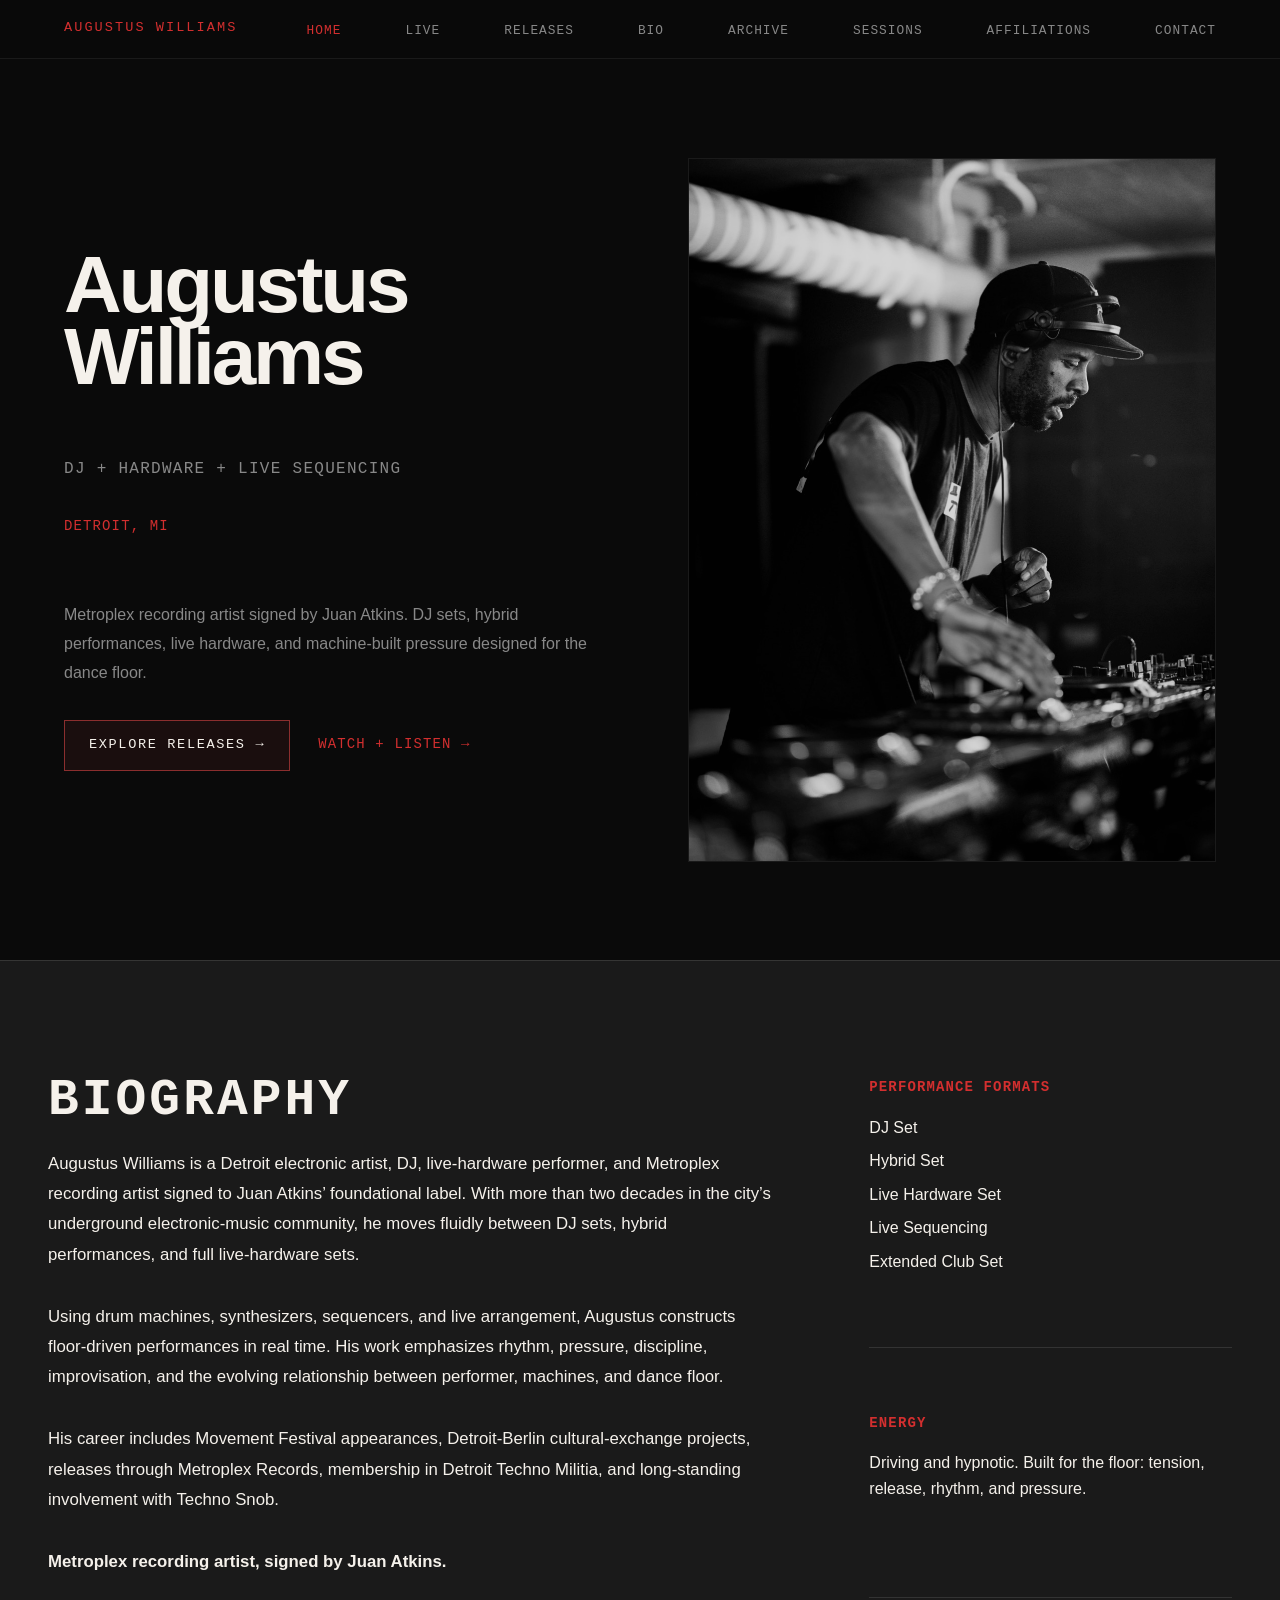
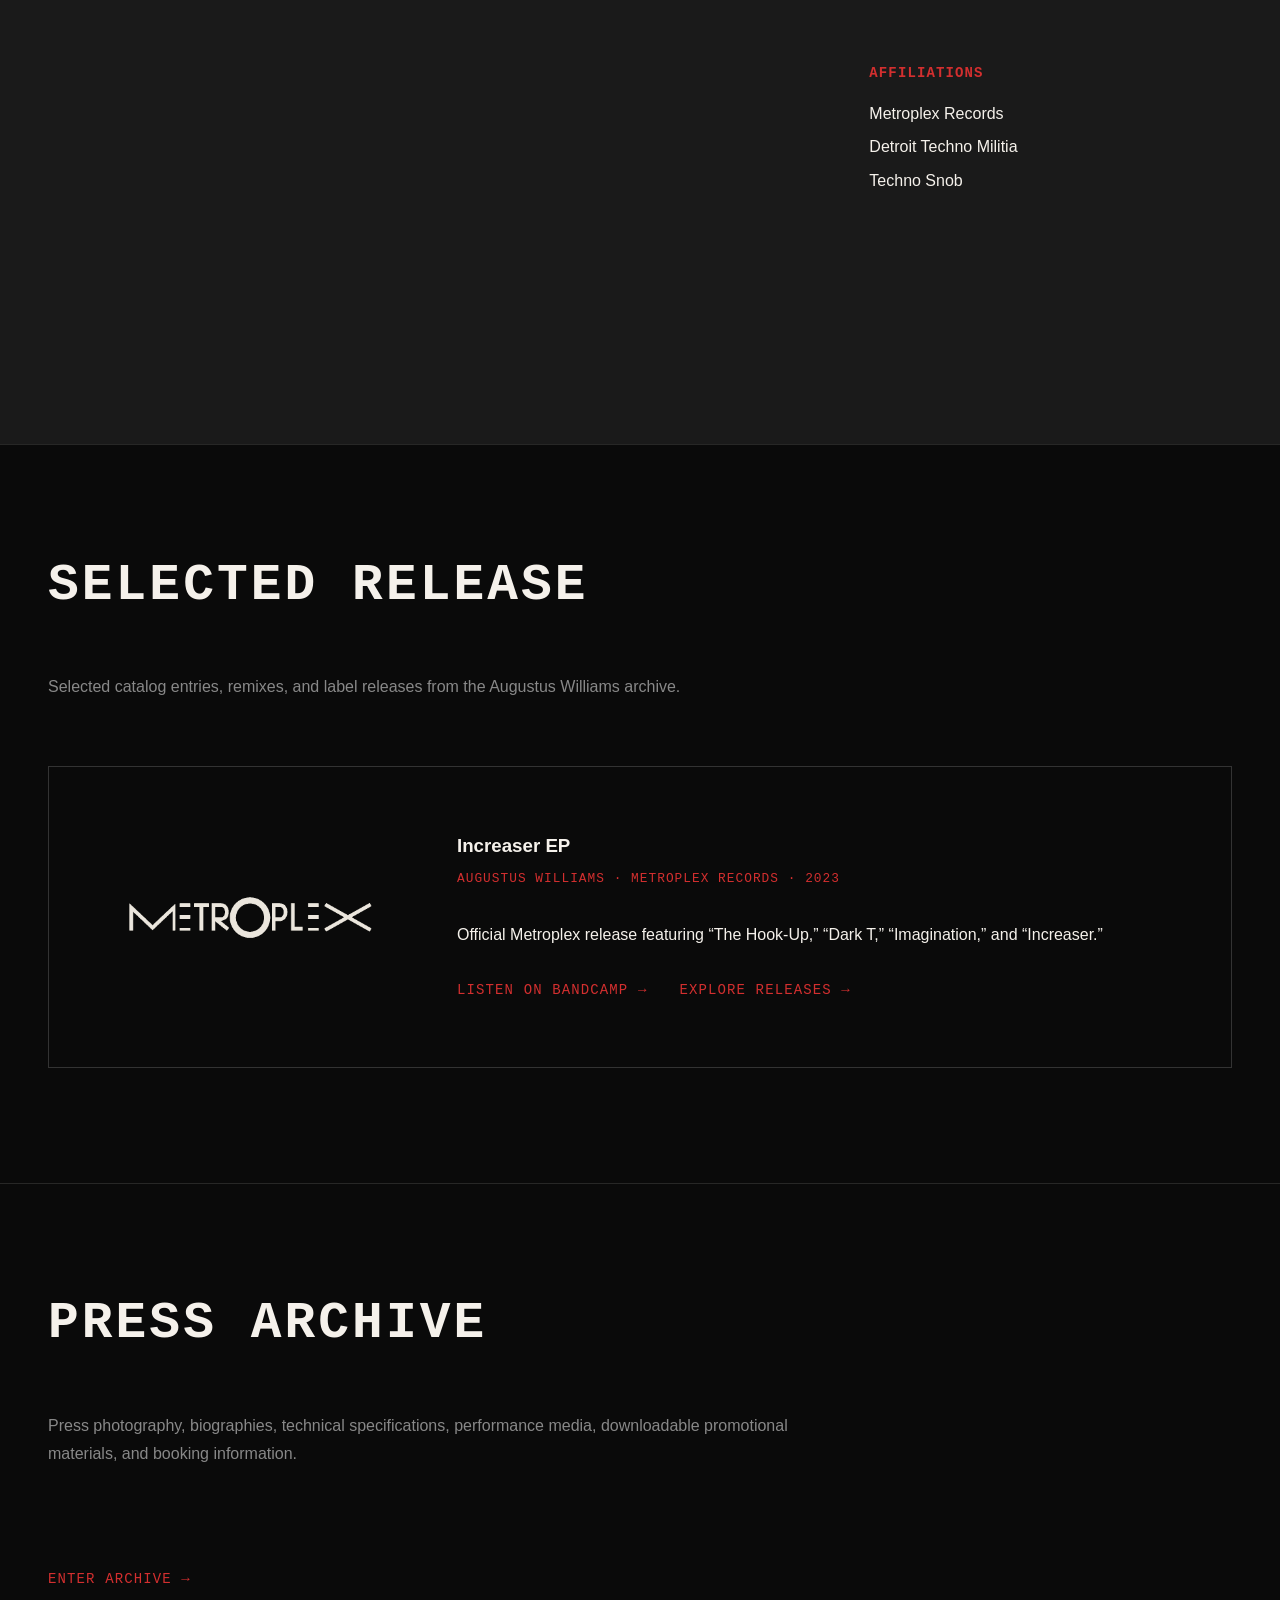
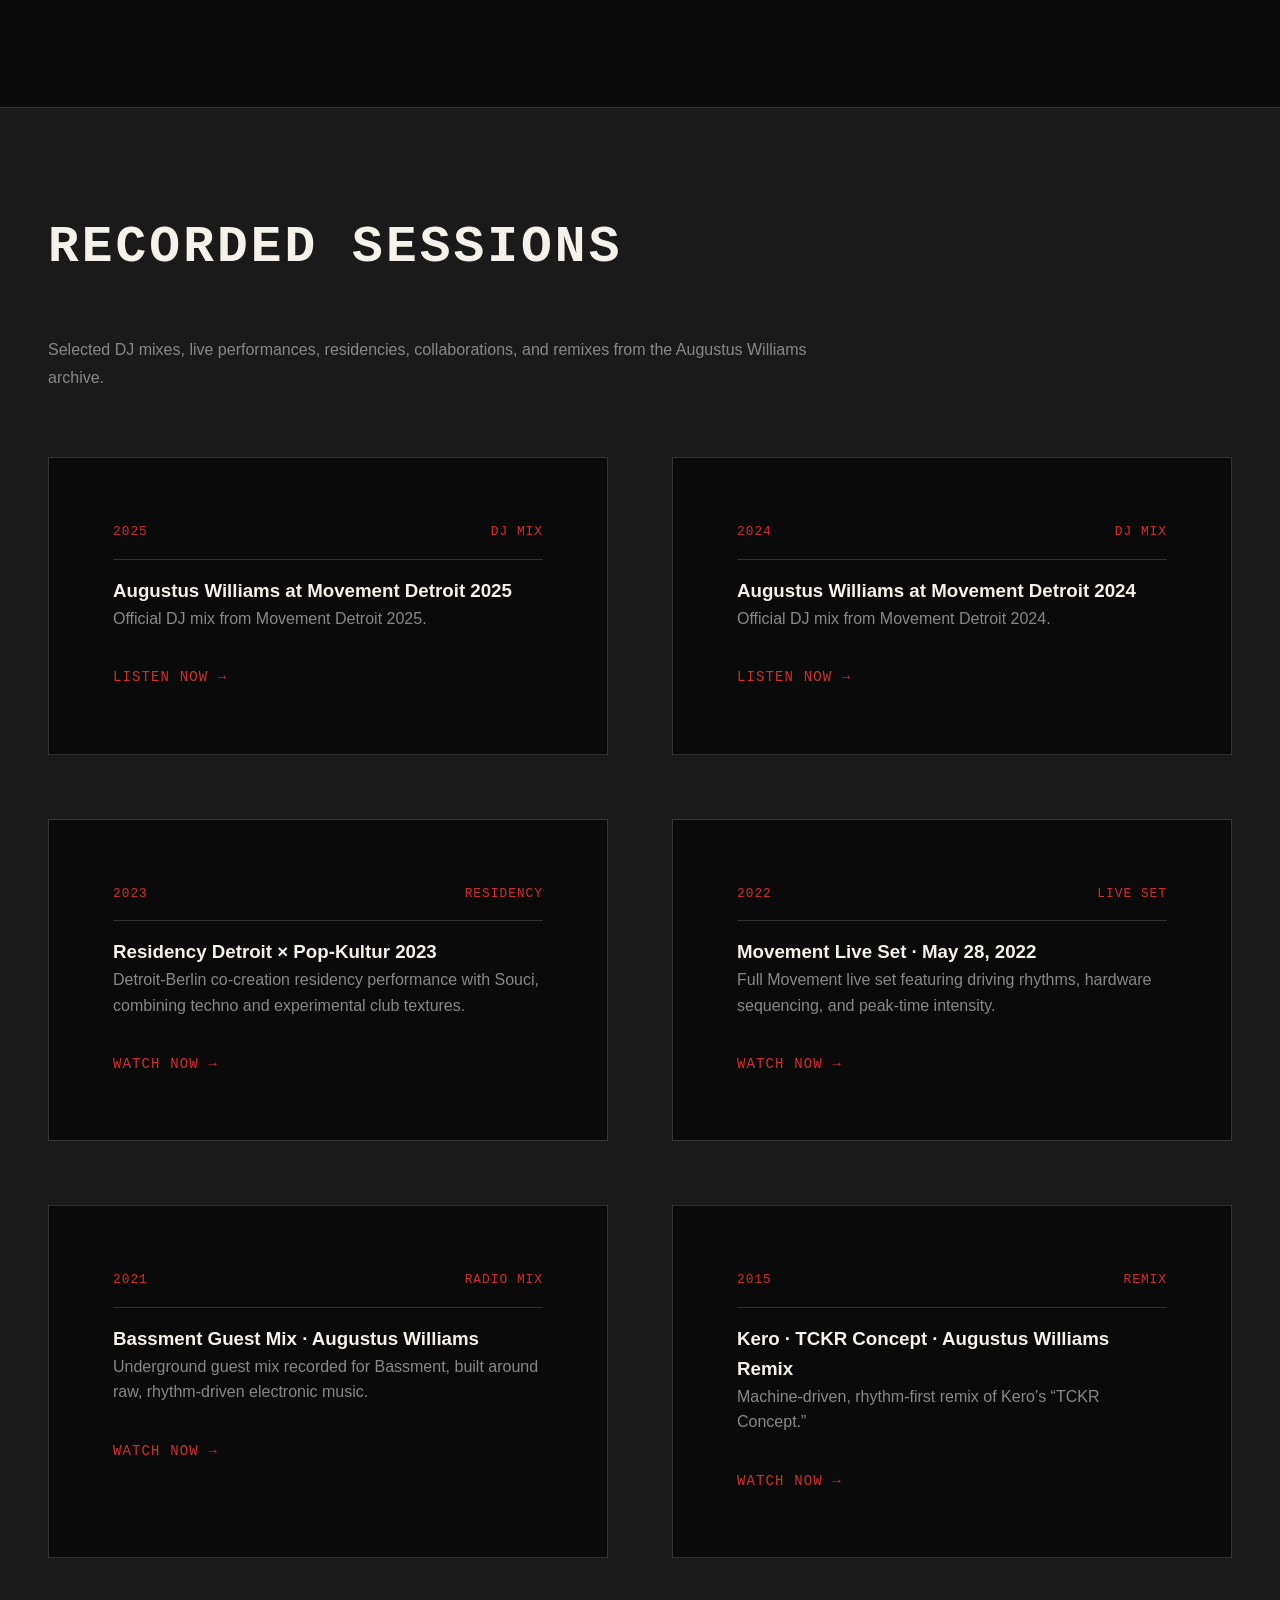
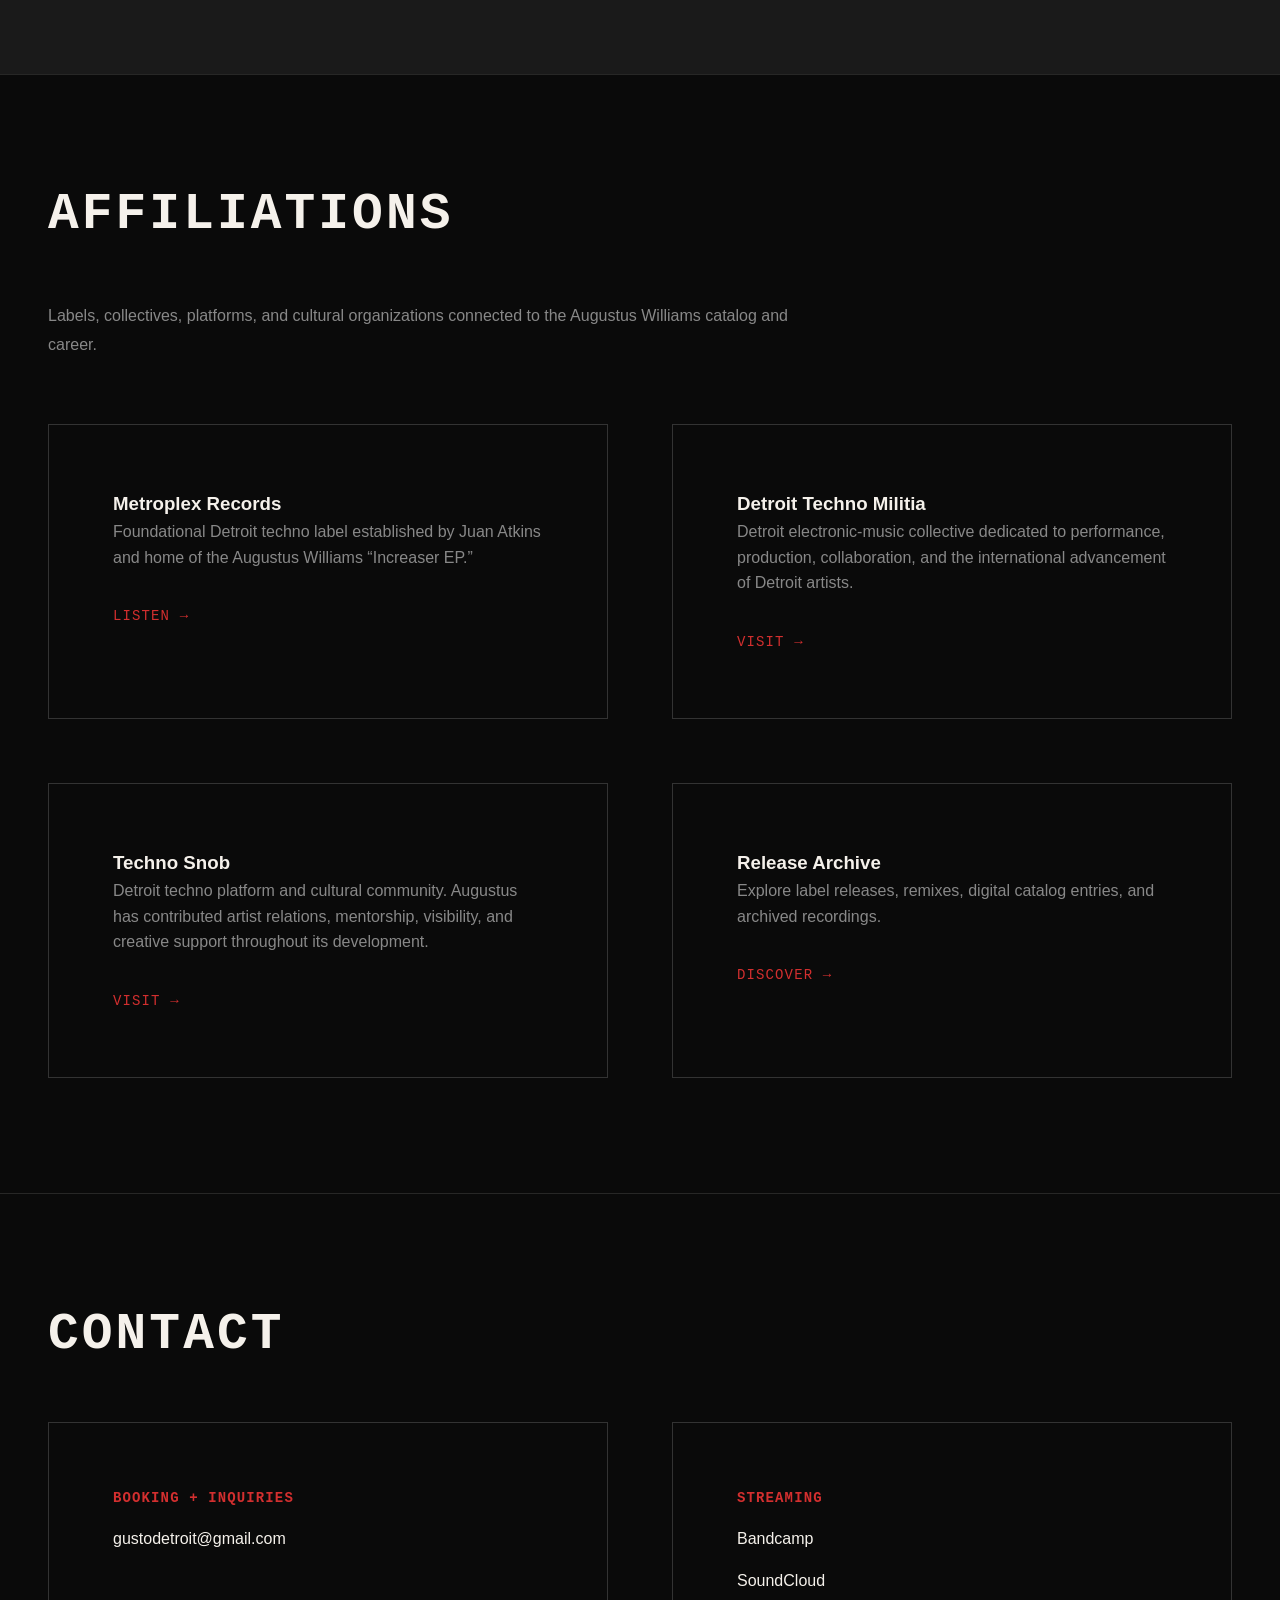
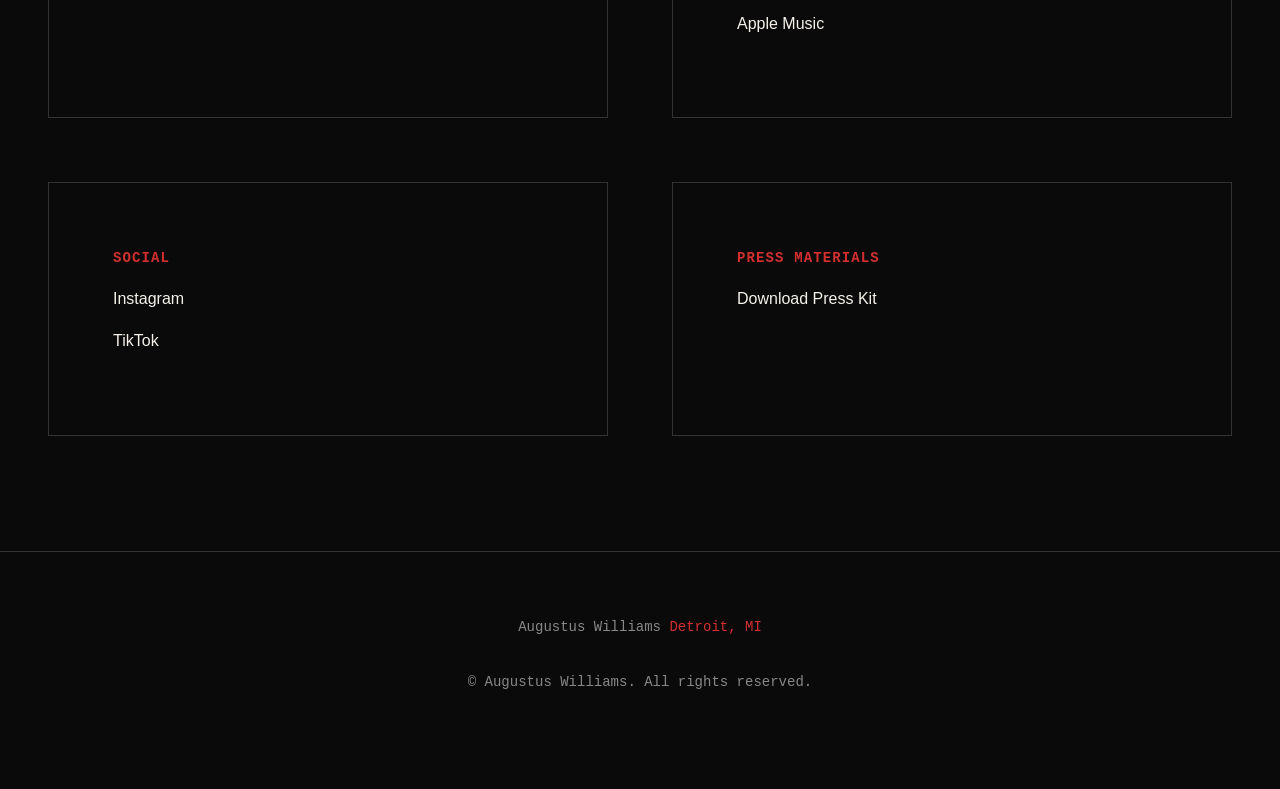
<file: index.html>
<!DOCTYPE html>
<html lang="en">
<head>
    <meta charset="UTF-8" />
    <meta name="viewport" content="width=device-width, initial-scale=1.0" />

    <title>Augustus Williams — Detroit Electronic Artist</title>

    <meta
        name="description"
        content="Augustus Williams is a Detroit electronic artist, DJ, live-hardware performer, and Metroplex recording artist."
    />

    <link rel="apple-touch-icon" sizes="180x180" href="apple-touch-icon.png" />
    <link rel="icon" type="image/png" sizes="32x32" href="favicon-32x32.png" />
    <link rel="icon" type="image/png" sizes="16x16" href="favicon-16x16.png" />
    <link rel="manifest" href="site.webmanifest" />

    <meta name="theme-color" content="#000000" />

    <link rel="stylesheet" href="styles.css" />

    <style>
        /*
         * Hero CTA spacing
         * Included here so the buttons remain properly spaced
         * even if the existing styles.css contains older rules.
         */

        .hero-cta {
            display: flex;
            flex-wrap: wrap;
            align-items: center;
            gap: 1.75rem;
            margin-top: 2rem;
        }

        .hero-cta .signal-button,
        .hero-cta .archive-link {
            margin: 0;
        }

        @media (max-width: 640px) {
            .hero-cta {
                align-items: flex-start;
                flex-direction: column;
                gap: 1rem;
            }
        }
    </style>
</head>

<body>
    <nav class="nav" aria-label="Primary navigation">
        <div class="nav-container">
            <a href="index.html" class="nav-logo">
                Augustus Williams
            </a>

            <ul class="nav-links">
                <li>
                    <a href="index.html" aria-current="page">Home</a>
                </li>

                <li>
                    <a href="shows.html">Live</a>
                </li>

                <li>
                    <a href="releases.html">Releases</a>
                </li>

                <li>
                    <a href="#about">Bio</a>
                </li>

                <li>
                    <a href="#archive">Archive</a>
                </li>

                <li>
                    <a href="#sessions">Sessions</a>
                </li>

                <li>
                    <a href="#signals">Affiliations</a>
                </li>

                <li>
                    <a href="#contact">Contact</a>
                </li>
            </ul>
        </div>
    </nav>

    <main>
        <!-- ======================================================
             HERO
             ====================================================== -->

        <section class="hero">
            <div class="hero-content">
                <h1 class="hero-title">
                    <span class="hero-name">
                        Augustus Williams
                    </span>
                </h1>

                <p class="hero-subtitle">
                    DJ + Hardware + Live Sequencing
                </p>

                <div class="hero-location">
                    Detroit, MI
                </div>

                <p class="hero-copy">
                    Metroplex recording artist signed by Juan Atkins.
                    DJ sets, hybrid performances, live hardware, and
                    machine-built pressure designed for the dance floor.
                </p>

                <div class="hero-cta">
                    <a
                        href="releases.html"
                        class="signal-button"
                    >
                        Explore Releases →
                    </a>

                    <a
                        href="#sessions"
                        class="archive-link"
                    >
                        Watch + Listen →
                    </a>
                </div>
            </div>

            <div class="hero-image">
                <img
                    src="assets/hero.jpg"
                    alt="Augustus Williams performing electronic music"
                />
            </div>
        </section>

        <!-- ======================================================
             BIOGRAPHY
             ====================================================== -->

        <section id="about" class="about">
            <div class="about-grid">
                <div class="about-text">
                    <h2 class="section-title">
                        Biography
                    </h2>

                    <p>
                        Augustus Williams is a Detroit electronic artist,
                        DJ, live-hardware performer, and Metroplex recording
                        artist signed to Juan Atkins’ foundational label.
                        With more than two decades in the city’s underground
                        electronic-music community, he moves fluidly between
                        DJ sets, hybrid performances, and full live-hardware
                        sets.
                    </p>

                    <p>
                        Using drum machines, synthesizers, sequencers, and
                        live arrangement, Augustus constructs floor-driven
                        performances in real time. His work emphasizes rhythm,
                        pressure, discipline, improvisation, and the evolving
                        relationship between performer, machines, and dance
                        floor.
                    </p>

                    <p>
                        His career includes Movement Festival appearances,
                        Detroit-Berlin cultural-exchange projects, releases
                        through Metroplex Records, membership in Detroit
                        Techno Militia, and long-standing involvement with
                        Techno Snob.
                    </p>

                    <p>
                        <strong>
                            Metroplex recording artist, signed by Juan Atkins.
                        </strong>
                    </p>
                </div>

                <div class="about-meta">
                    <div class="meta-block">
                        <h3>Performance Formats</h3>

                        <ul>
                            <li>DJ Set</li>
                            <li>Hybrid Set</li>
                            <li>Live Hardware Set</li>
                            <li>Live Sequencing</li>
                            <li>Extended Club Set</li>
                        </ul>
                    </div>

                    <div class="meta-block">
                        <h3>Energy</h3>

                        <p>
                            Driving and hypnotic. Built for the floor:
                            tension, release, rhythm, and pressure.
                        </p>
                    </div>

                    <div class="meta-block">
                        <h3>Affiliations</h3>

                        <ul>
                            <li>Metroplex Records</li>
                            <li>Detroit Techno Militia</li>
                            <li>Techno Snob</li>
                        </ul>
                    </div>
                </div>
            </div>
        </section>

        <!-- ======================================================
             SELECTED RELEASE
             ====================================================== -->

        <section class="releases">
            <h2 class="section-title">
                Selected Release
            </h2>

            <p class="section-copy">
                Selected catalog entries, remixes, and label releases
                from the Augustus Williams archive.
            </p>

            <div class="release-feature-card metroplex-release-card">
                <div class="release-logo-block">
                    <img
                        src="assets/metroplex_logo_offwhite_transparent.png"
                        alt="Metroplex Records logo"
                        class="metroplex-logo"
                    />
                </div>

                <div class="release-copy-block">
                    <h3>Increaser EP</h3>

                    <p class="release-meta">
                        Augustus Williams · Metroplex Records · 2023
                    </p>

                    <p>
                        Official Metroplex release featuring
                        “The Hook-Up,” “Dark T,” “Imagination,”
                        and “Increaser.”
                    </p>

                    <div class="release-actions">
                        <a
                            href="https://metroplexrecords.bandcamp.com/album/increaser-ep"
                            class="release-link"
                            target="_blank"
                            rel="noreferrer noopener"
                        >
                            Listen on Bandcamp →
                        </a>

                        <a
                            href="releases.html"
                            class="release-link"
                        >
                            Explore Releases →
                        </a>
                    </div>
                </div>
            </div>
        </section>

        <!-- ======================================================
             PRESS ARCHIVE
             ====================================================== -->

        <section id="archive" class="archive">
            <h2 class="section-title">
                Press Archive
            </h2>

            <p class="section-copy">
                Press photography, biographies, technical specifications,
                performance media, downloadable promotional materials,
                and booking information.
            </p>

            <div class="archive-portal">
                <a
                    href="https://drive.google.com/drive/folders/1sUpPDtW-M7jzXUWhLpzLHjWbYxRapx0u?usp=sharing"
                    class="archive-link"
                    target="_blank"
                    rel="noreferrer noopener"
                >
                    Enter Archive →
                </a>
            </div>
        </section>

        <!-- ======================================================
             RECORDED SESSIONS
             ====================================================== -->

        <section id="sessions" class="sessions">
            <h2 class="section-title">
                Recorded Sessions
            </h2>

            <p class="section-copy">
                Selected DJ mixes, live performances, residencies,
                collaborations, and remixes from the Augustus Williams archive.
            </p>

            <div class="sessions-grid">
                <article class="session-card">
                    <div class="session-header">
                        <span class="session-date">2025</span>
                        <span class="session-format">DJ Mix</span>
                    </div>

                    <h3>
                        Augustus Williams at Movement Detroit 2025
                    </h3>

                    <p>
                        Official DJ mix from Movement Detroit 2025.
                    </p>

                    <a
                        href="https://music.apple.com/us/album/augustus-williams-at-movement-detroit-2025-dj-mix/1829935543"
                        class="session-link"
                        target="_blank"
                        rel="noreferrer noopener"
                    >
                        Listen Now →
                    </a>
                </article>

                <article class="session-card">
                    <div class="session-header">
                        <span class="session-date">2024</span>
                        <span class="session-format">DJ Mix</span>
                    </div>

                    <h3>
                        Augustus Williams at Movement Detroit 2024
                    </h3>

                    <p>
                        Official DJ mix from Movement Detroit 2024.
                    </p>

                    <a
                        href="https://music.apple.com/us/album/augustus-williams-at-movement-detroit-2024-dj-mix/1759039893"
                        class="session-link"
                        target="_blank"
                        rel="noreferrer noopener"
                    >
                        Listen Now →
                    </a>
                </article>

                <article class="session-card">
                    <div class="session-header">
                        <span class="session-date">2023</span>
                        <span class="session-format">Residency</span>
                    </div>

                    <h3>
                        Residency Detroit × Pop-Kultur 2023
                    </h3>

                    <p>
                        Detroit-Berlin co-creation residency performance
                        with Souci, combining techno and experimental
                        club textures.
                    </p>

                    <a
                        href="https://www.youtube.com/watch?v=lqdGTLOE93k"
                        class="session-link"
                        target="_blank"
                        rel="noreferrer noopener"
                    >
                        Watch Now →
                    </a>
                </article>

                <article class="session-card">
                    <div class="session-header">
                        <span class="session-date">2022</span>
                        <span class="session-format">Live Set</span>
                    </div>

                    <h3>
                        Movement Live Set · May 28, 2022
                    </h3>

                    <p>
                        Full Movement live set featuring driving rhythms,
                        hardware sequencing, and peak-time intensity.
                    </p>

                    <a
                        href="https://www.youtube.com/watch?v=hjvjkr8fNIA"
                        class="session-link"
                        target="_blank"
                        rel="noreferrer noopener"
                    >
                        Watch Now →
                    </a>
                </article>

                <article class="session-card">
                    <div class="session-header">
                        <span class="session-date">2021</span>
                        <span class="session-format">Radio Mix</span>
                    </div>

                    <h3>
                        Bassment Guest Mix · Augustus Williams
                    </h3>

                    <p>
                        Underground guest mix recorded for Bassment,
                        built around raw, rhythm-driven electronic music.
                    </p>

                    <a
                        href="https://www.youtube.com/watch?v=_Pq07RzI4Ws"
                        class="session-link"
                        target="_blank"
                        rel="noreferrer noopener"
                    >
                        Watch Now →
                    </a>
                </article>

                <article class="session-card">
                    <div class="session-header">
                        <span class="session-date">2015</span>
                        <span class="session-format">Remix</span>
                    </div>

                    <h3>
                        Kero · TCKR Concept · Augustus Williams Remix
                    </h3>

                    <p>
                        Machine-driven, rhythm-first remix of
                        Kero’s “TCKR Concept.”
                    </p>

                    <a
                        href="https://www.youtube.com/watch?v=27PEpwJwdeM"
                        class="session-link"
                        target="_blank"
                        rel="noreferrer noopener"
                    >
                        Watch Now →
                    </a>
                </article>
            </div>
        </section>

        <!-- ======================================================
             AFFILIATIONS
             ====================================================== -->

        <section id="signals" class="signals">
            <h2 class="section-title">
                Affiliations
            </h2>

            <p class="section-copy">
                Labels, collectives, platforms, and cultural organizations
                connected to the Augustus Williams catalog and career.
            </p>

            <div class="signals-grid">
                <article class="signal-card">
                    <h3>Metroplex Records</h3>

                    <p>
                        Foundational Detroit techno label established by
                        Juan Atkins and home of the Augustus Williams
                        “Increaser EP.”
                    </p>

                    <a
                        href="https://metroplexrecords.bandcamp.com/album/increaser-ep"
                        class="signal-link"
                        target="_blank"
                        rel="noreferrer noopener"
                    >
                        Listen →
                    </a>
                </article>

                <article class="signal-card">
                    <h3>Detroit Techno Militia</h3>

                    <p>
                        Detroit electronic-music collective dedicated to
                        performance, production, collaboration, and the
                        international advancement of Detroit artists.
                    </p>

                    <a
                        href="https://www.detroittechnomilitia.com/"
                        class="signal-link"
                        target="_blank"
                        rel="noreferrer noopener"
                    >
                        Visit →
                    </a>
                </article>

                <article class="signal-card">
                    <h3>Techno Snob</h3>

                    <p>
                        Detroit techno platform and cultural community.
                        Augustus has contributed artist relations,
                        mentorship, visibility, and creative support
                        throughout its development.
                    </p>

                    <a
                        href="https://www.techno-snob.com"
                        class="signal-link"
                        target="_blank"
                        rel="noreferrer noopener"
                    >
                        Visit →
                    </a>
                </article>

                <article class="signal-card">
                    <h3>Release Archive</h3>

                    <p>
                        Explore label releases, remixes, digital catalog
                        entries, and archived recordings.
                    </p>

                    <a
                        href="releases.html"
                        class="signal-link"
                    >
                        Discover →
                    </a>
                </article>
            </div>
        </section>

        <!-- ======================================================
             CONTACT
             ====================================================== -->

        <section id="contact" class="contact">
            <h2 class="section-title">
                Contact
            </h2>

            <div class="contact-grid">
                <div class="contact-channel">
                    <h3>Booking + Inquiries</h3>

                    <a
                        href="mailto:gustodetroit@gmail.com"
                        class="contact-link"
                    >
                        gustodetroit@gmail.com
                    </a>
                </div>

                <div class="contact-channel">
                    <h3>Streaming</h3>

                    <a
                        href="https://bandcamp.com/gusto313"
                        class="contact-link"
                        target="_blank"
                        rel="noreferrer noopener"
                    >
                        Bandcamp
                    </a>

                    <a
                        href="https://soundcloud.com/augustus-williams-50140506"
                        class="contact-link"
                        target="_blank"
                        rel="noreferrer noopener"
                    >
                        SoundCloud
                    </a>

                    <a
                        href="https://music.apple.com/us/artist/augustus-williams/918324441"
                        class="contact-link"
                        target="_blank"
                        rel="noreferrer noopener"
                    >
                        Apple Music
                    </a>
                </div>

                <div class="contact-channel">
                    <h3>Social</h3>

                    <a
                        href="https://www.instagram.com/gustodetroit/"
                        class="contact-link"
                        target="_blank"
                        rel="noreferrer noopener"
                    >
                        Instagram
                    </a>

                    <a
                        href="https://www.tiktok.com/@gustodetroit"
                        class="contact-link"
                        target="_blank"
                        rel="noreferrer noopener"
                    >
                        TikTok
                    </a>
                </div>

                <div class="contact-channel">
                    <h3>Press Materials</h3>

                    <a
                        href="https://drive.google.com/drive/folders/1sUpPDtW-M7jzXUWhLpzLHjWbYxRapx0u?usp=sharing"
                        class="contact-link"
                        target="_blank"
                        rel="noreferrer noopener"
                    >
                        Download Press Kit
                    </a>
                </div>
            </div>
        </section>
    </main>

    <footer class="footer">
        <div class="footer-content">
            <p class="footer-text">
                Augustus Williams
                <span class="accent">Detroit, MI</span>
            </p>

            <p class="footer-text">
                © Augustus Williams. All rights reserved.
            </p>
        </div>
    </footer>
</body>
</html>
</file>
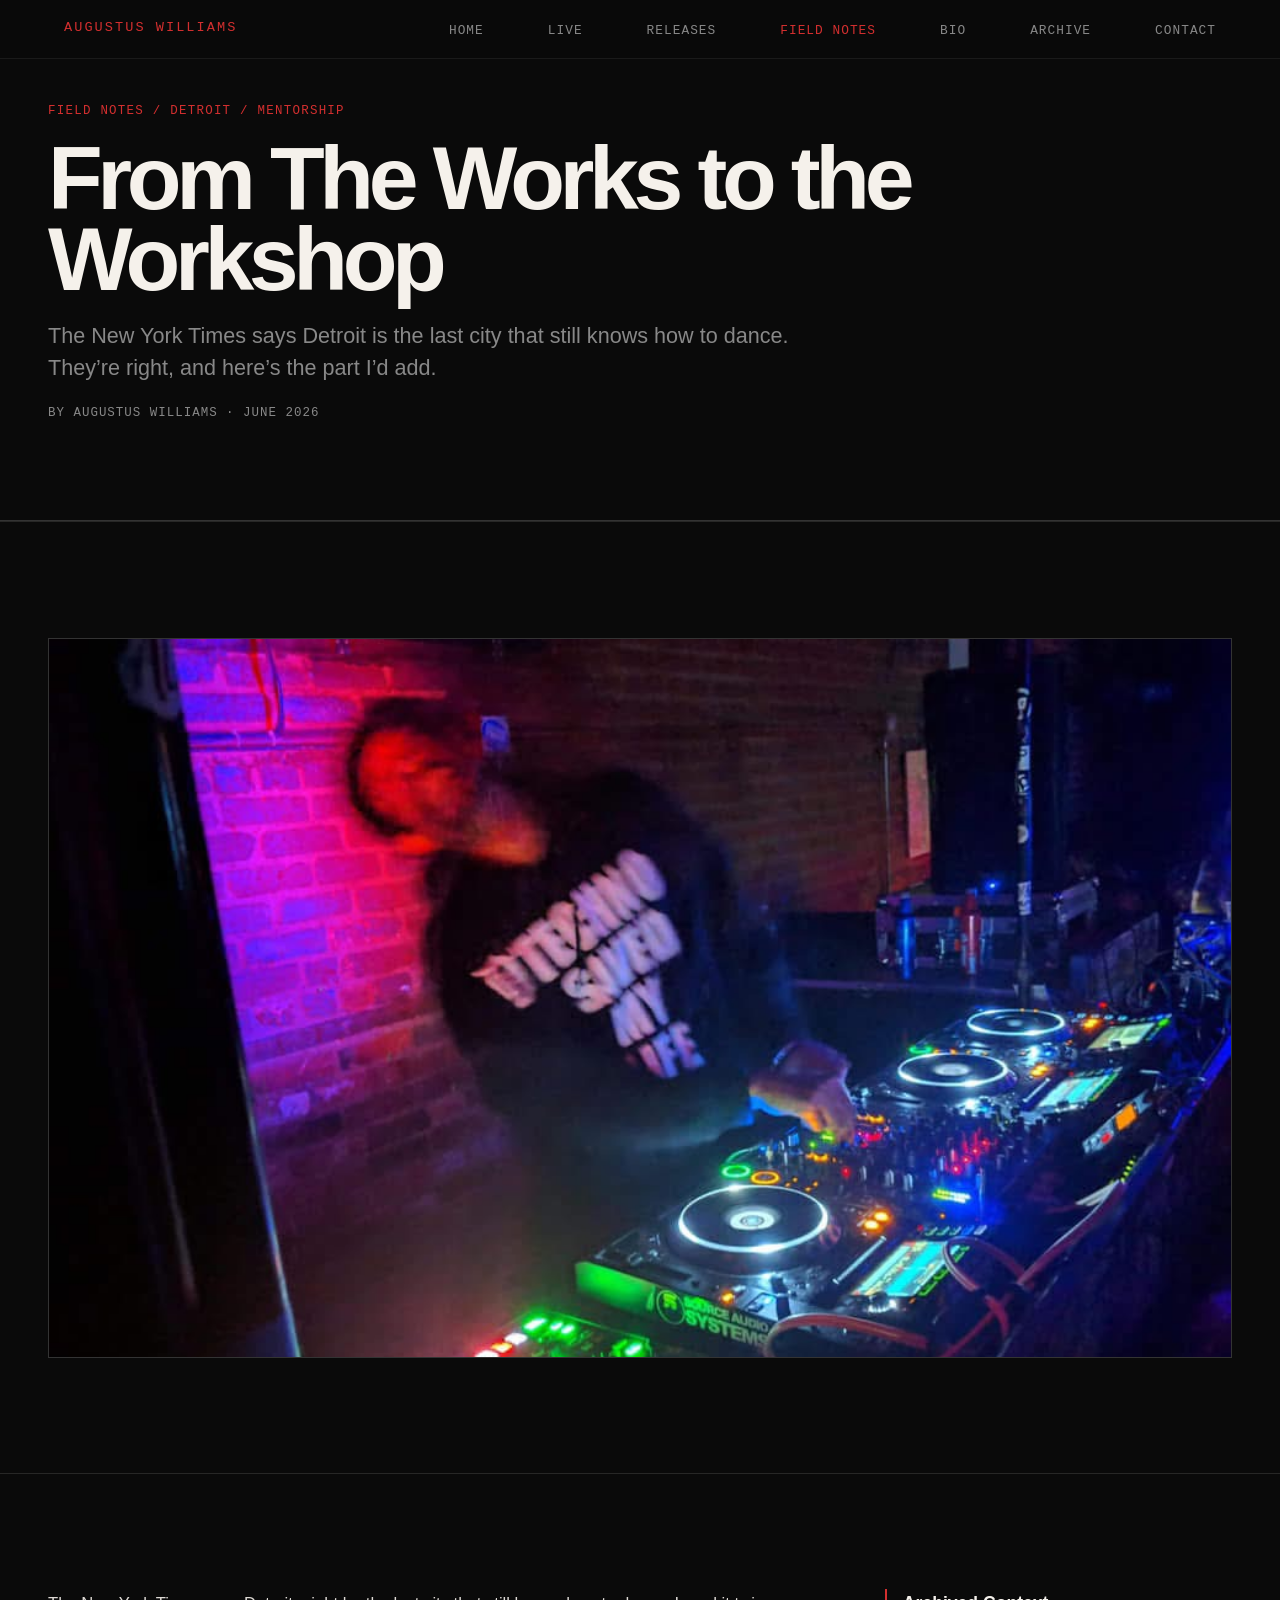
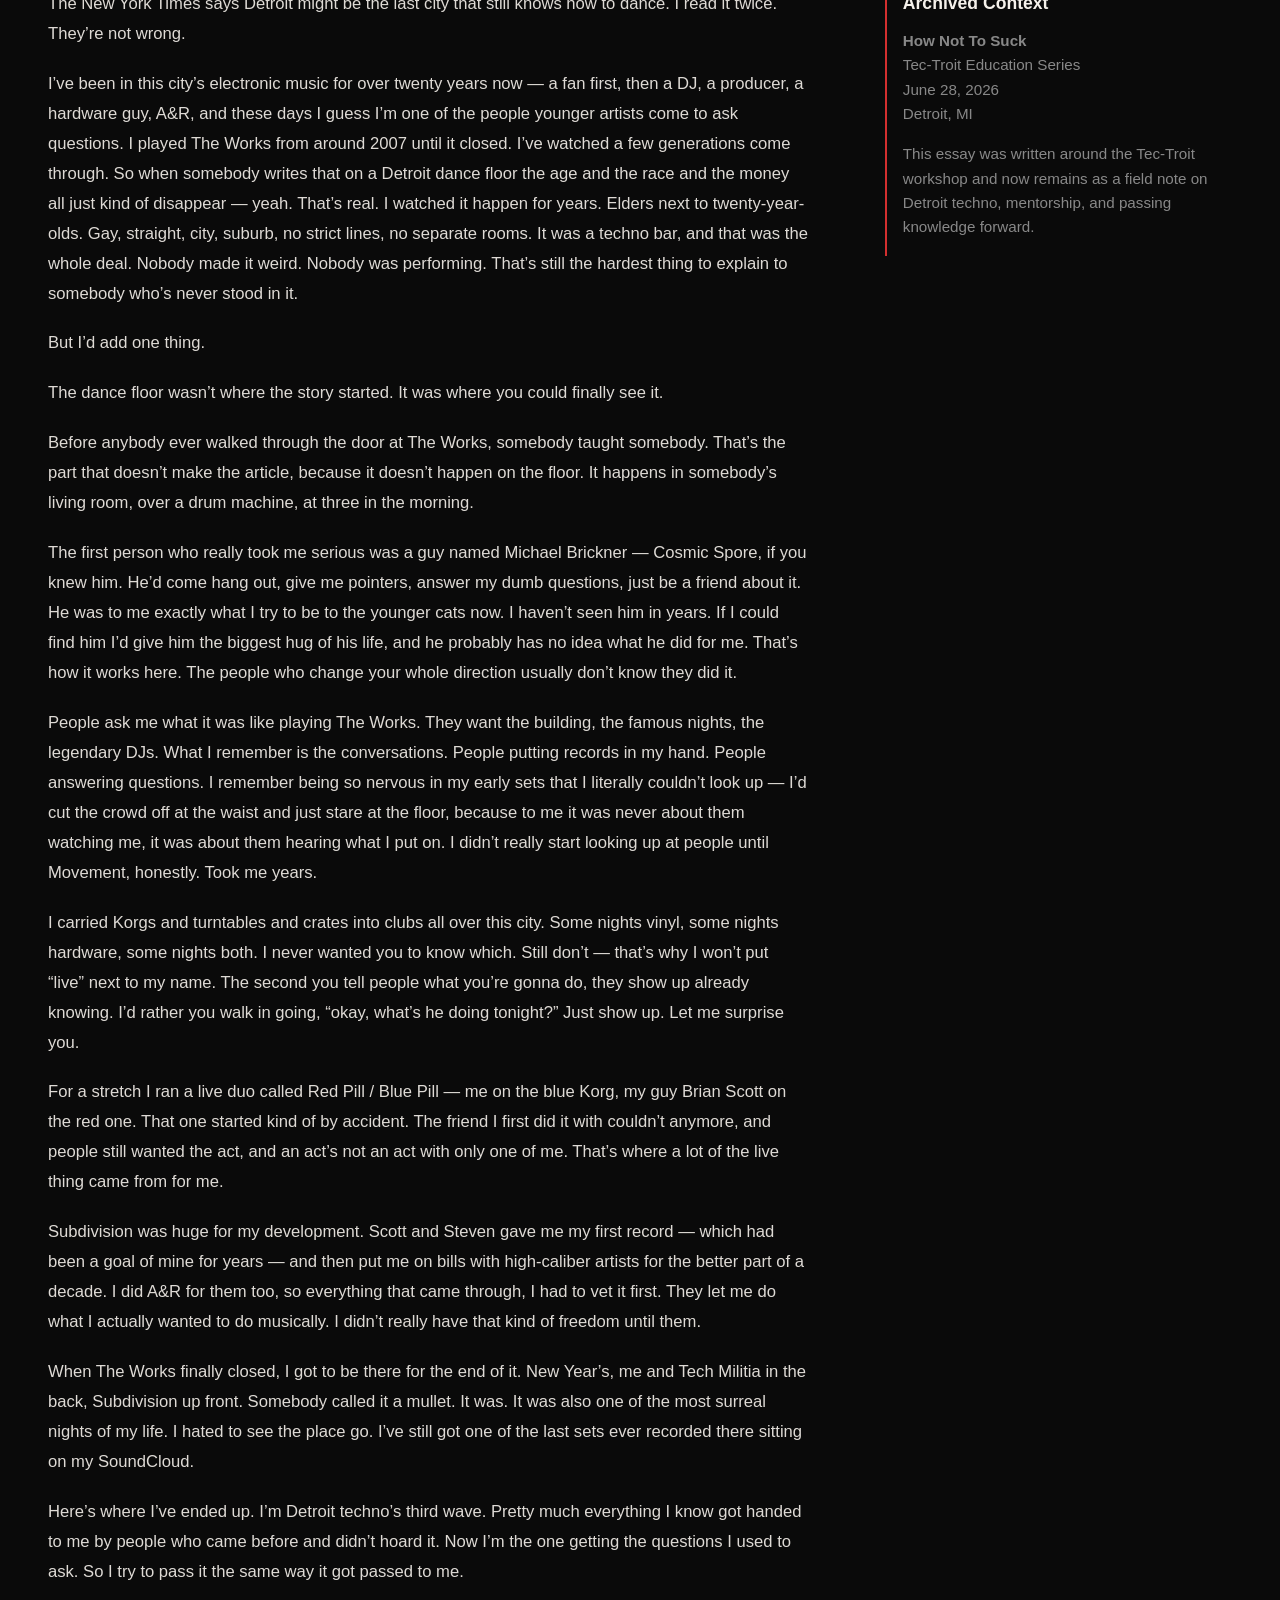
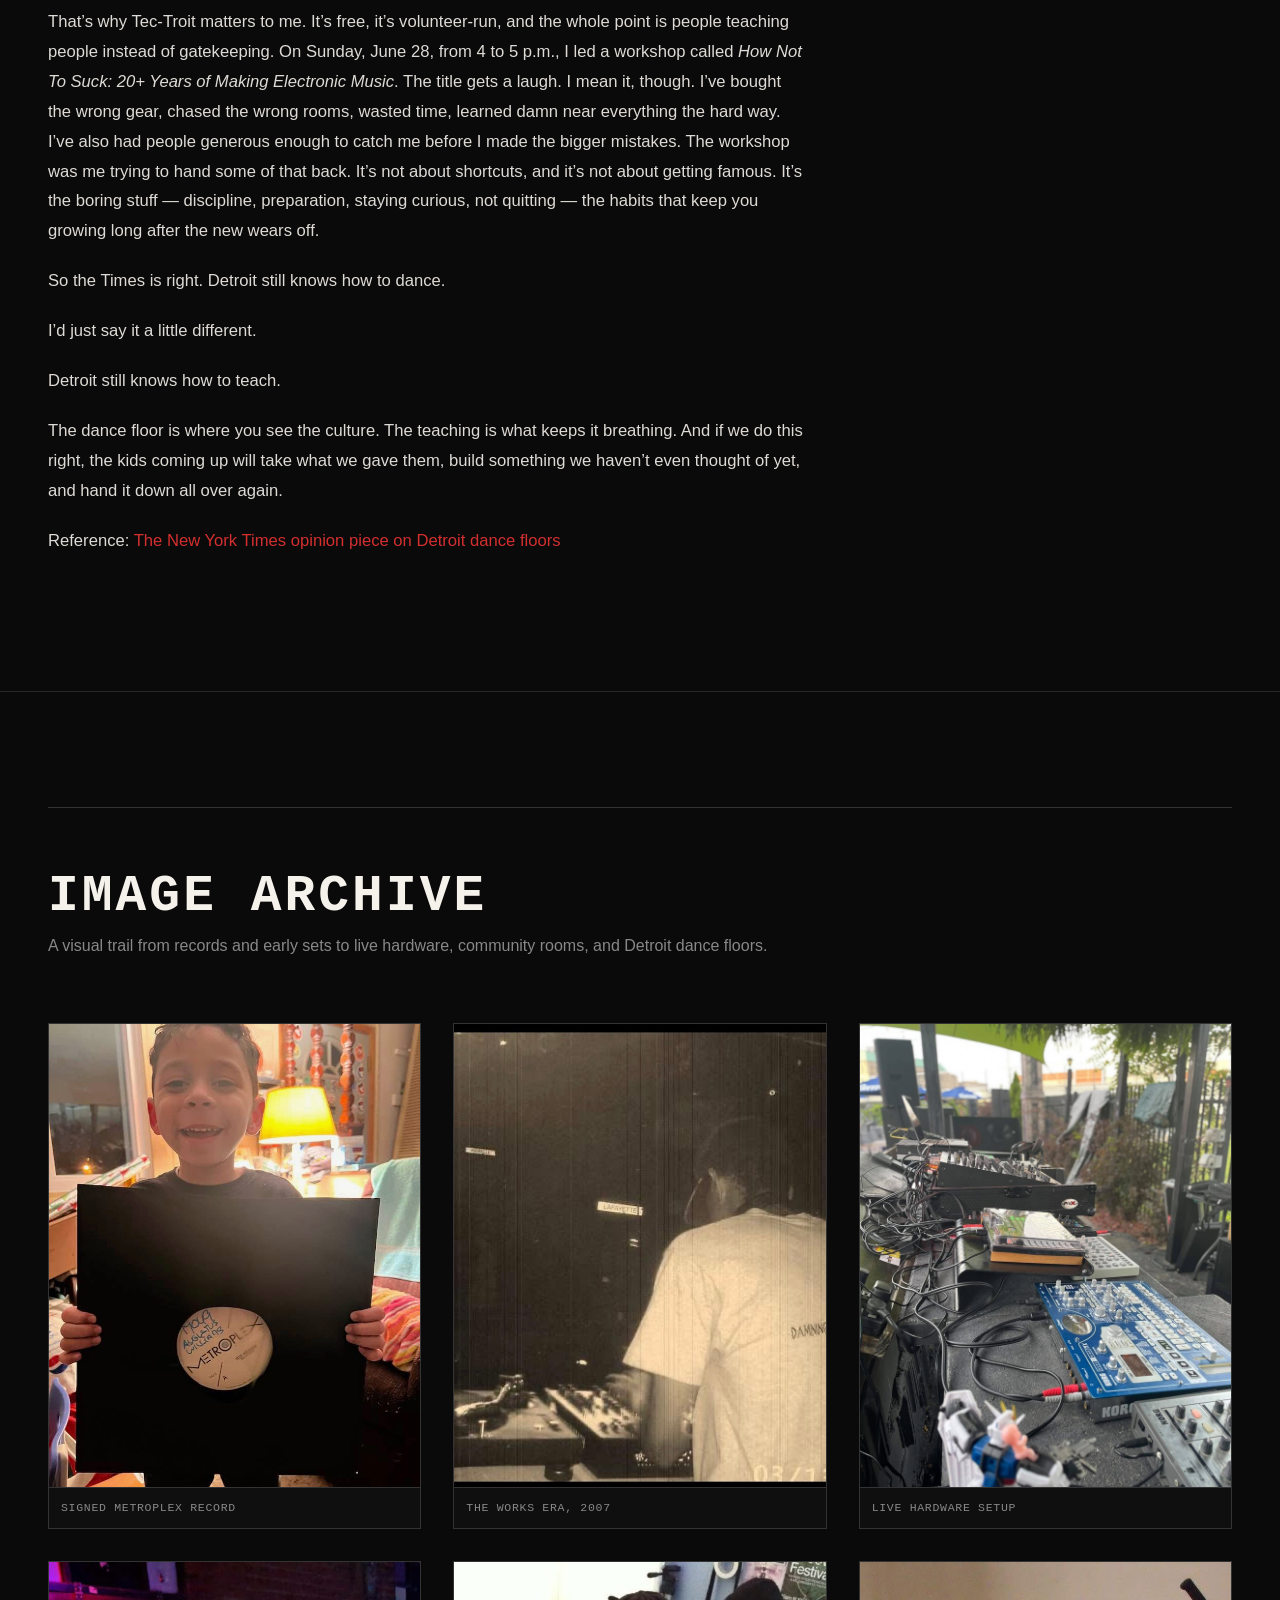
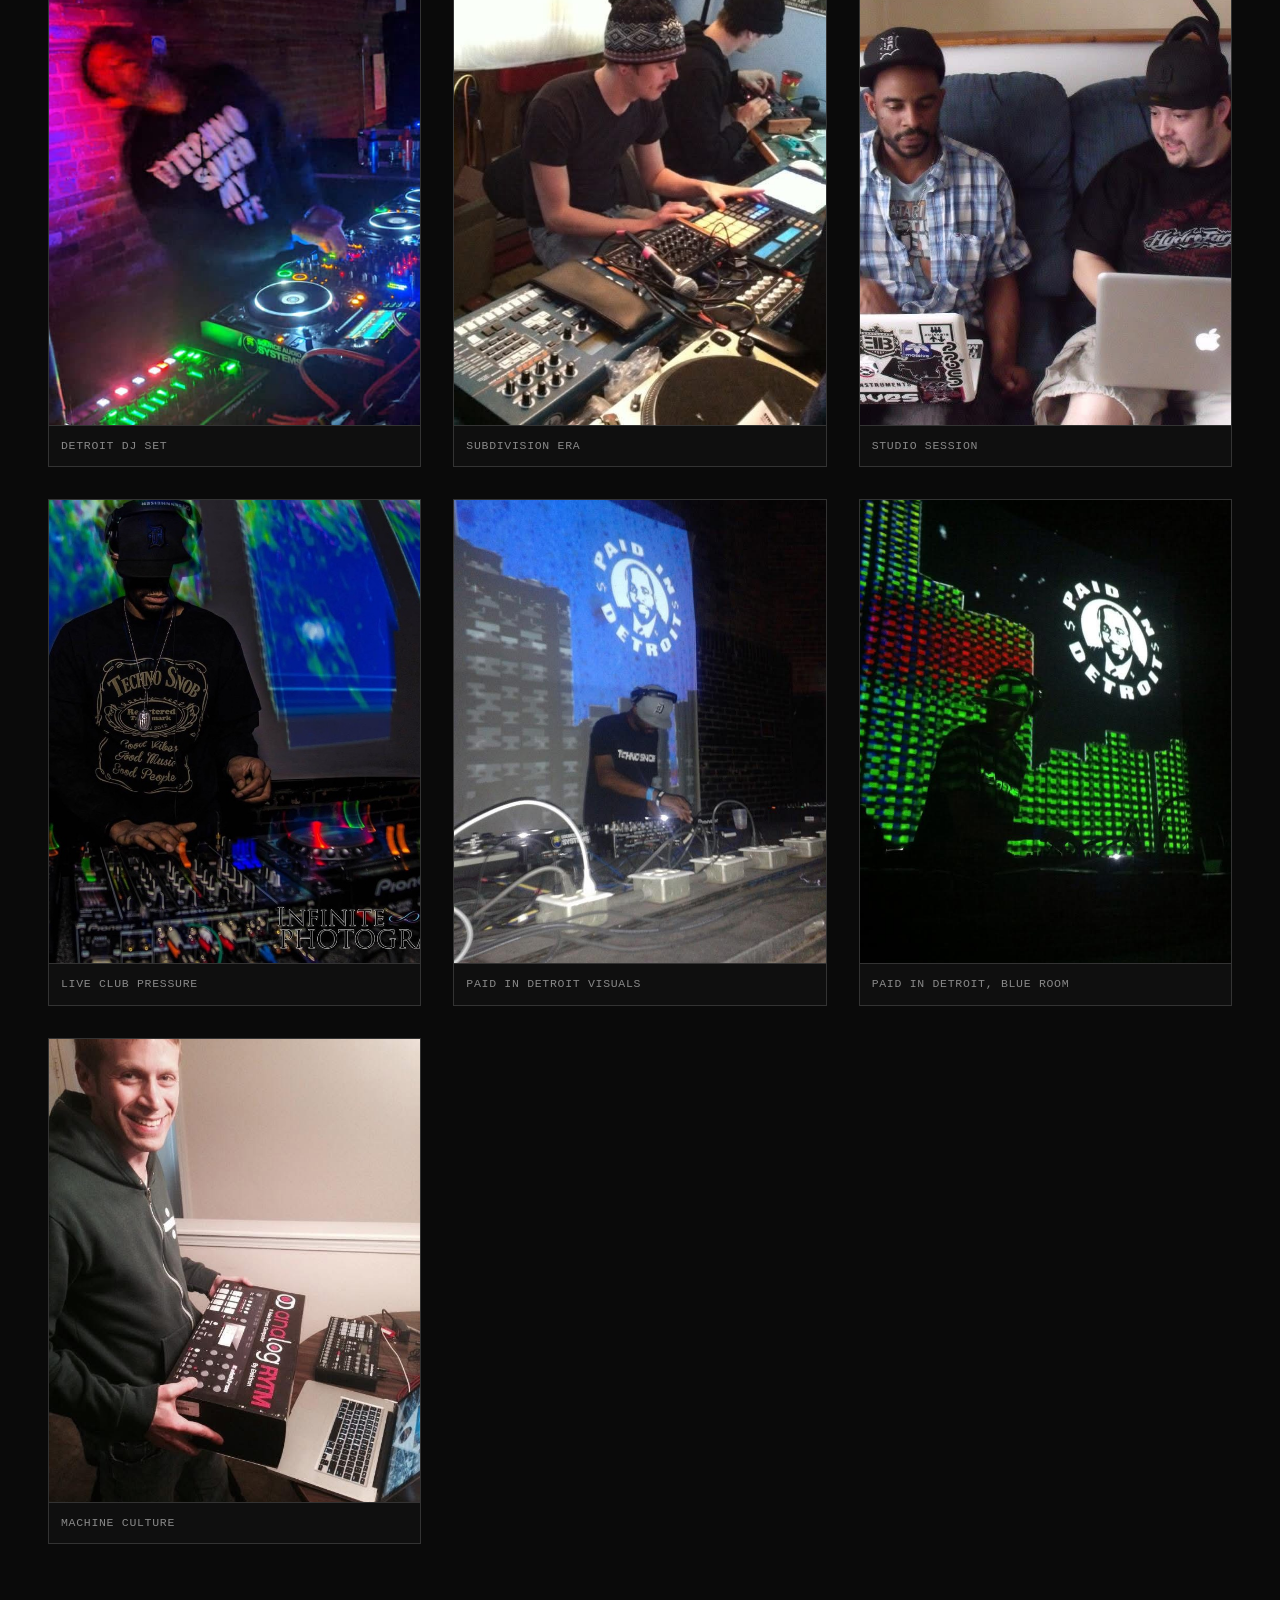
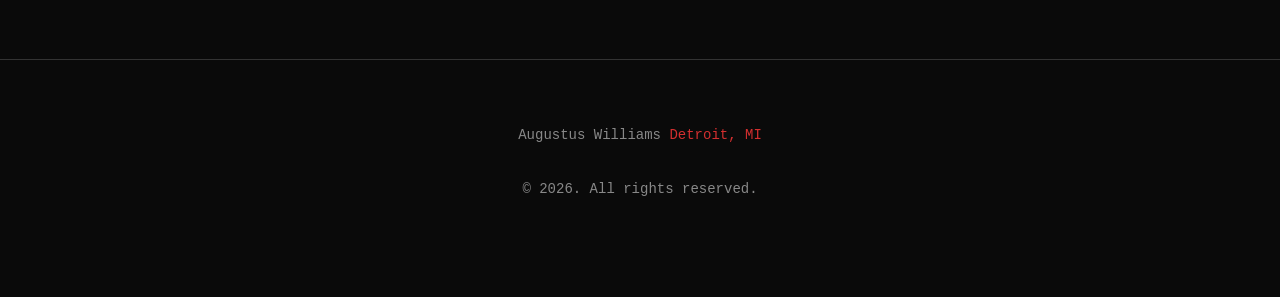
<file: field-notes-from-the-works-to-the-workshop.html>
<!DOCTYPE html>
<html lang="en">
<head>
    <meta charset="UTF-8" />
    <meta name="viewport" content="width=device-width, initial-scale=1.0" />

    <title>From The Works to the Workshop — Augustus Williams</title>
    <meta
        name="description"
        content="Augustus Williams reflects on Detroit dance floors, The Works, mentorship, live hardware, and Detroit techno knowledge being passed forward."
    />

    <link rel="stylesheet" href="styles.css" />

    <style>
        .field-note-page {
            background: var(--bg);
        }

        .field-note-hero {
            max-width: 1400px;
            margin: 0 auto;
            padding: clamp(4rem, 8vw, 7rem) clamp(1.25rem, 4vw, 3rem) clamp(2rem, 5vw, 4rem);
            border-bottom: 1px solid var(--gray-mid);
        }

        .field-note-kicker {
            font-family: var(--font-mono);
            color: var(--accent);
            text-transform: uppercase;
            letter-spacing: 0.1em;
            font-size: 0.78rem;
            margin-bottom: 1rem;
        }

        .field-note-title {
            max-width: 980px;
            font-size: clamp(2.25rem, 7vw, 5.8rem);
            line-height: 0.9;
            letter-spacing: -0.06em;
            margin-bottom: 1.25rem;
        }

        .field-note-dek {
            max-width: 760px;
            color: var(--gray-light);
            font-size: clamp(1.05rem, 2vw, 1.35rem);
            line-height: 1.5;
            margin-bottom: 1.25rem;
        }

        .field-note-meta {
            font-family: var(--font-mono);
            color: var(--gray-light);
            text-transform: uppercase;
            letter-spacing: 0.08em;
            font-size: 0.78rem;
        }

        .field-note-cover {
            max-width: 1400px;
            margin: 0 auto;
            padding: clamp(1.25rem, 4vw, 3rem);
        }

        .field-note-cover img {
            width: 100%;
            height: clamp(360px, 58vw, 720px);
            object-fit: cover;
            object-position: center 38%;
            display: block;
            border: 1px solid var(--gray-mid);
        }

        .field-note-layout {
            max-width: 1400px;
            margin: 0 auto;
            padding: clamp(2rem, 5vw, 4rem) clamp(1.25rem, 4vw, 3rem) clamp(4rem, 8vw, 7rem);
            display: grid;
            grid-template-columns: minmax(0, 760px) minmax(240px, 1fr);
            gap: clamp(2rem, 6vw, 5rem);
            align-items: start;
            border-top: 1px solid var(--gray-mid);
        }

        .field-note-body p {
            color: rgba(245, 241, 235, 0.9);
            font-size: 1.04rem;
            line-height: 1.8;
            margin-bottom: 1.25rem;
        }

        .field-note-body a,
        .field-note-aside a {
            color: var(--accent);
        }

        .field-note-aside {
            position: sticky;
            top: 6rem;
            border-left: 2px solid var(--accent);
            padding-left: 1rem;
        }

        .field-note-aside h2 {
            font-size: 1.1rem;
            margin-bottom: 0.75rem;
        }

        .field-note-aside p {
            color: var(--gray-light);
            line-height: 1.6;
            font-size: 0.95rem;
            margin-bottom: 1rem;
        }

        .field-note-gallery {
            max-width: 1400px;
            margin: 0 auto;
            padding: 0 clamp(1.25rem, 4vw, 3rem) clamp(5rem, 8vw, 7rem);
        }

        .field-note-gallery-header {
            border-top: 1px solid var(--gray-mid);
            padding-top: clamp(2rem, 5vw, 4rem);
            margin-bottom: var(--spacing-lg);
        }

        .field-note-gallery-header h2 {
            margin-bottom: 0.75rem;
        }

        .field-note-gallery-header p {
            max-width: 720px;
            color: var(--gray-light);
            line-height: 1.6;
        }

        .field-note-gallery-grid {
            display: grid;
            grid-template-columns: repeat(3, 1fr);
            gap: var(--spacing-md);
        }

        .field-note-gallery figure {
            margin: 0;
            border: 1px solid var(--gray-mid);
            background: rgba(245, 241, 235, 0.02);
        }

        .field-note-gallery img {
            width: 100%;
            aspect-ratio: 4 / 5;
            object-fit: cover;
            display: block;
            border-bottom: 1px solid var(--gray-mid);
        }

        .field-note-gallery figcaption {
            padding: 0.75rem;
            color: var(--gray-light);
            font-family: var(--font-mono);
            font-size: 0.72rem;
            text-transform: uppercase;
            letter-spacing: 0.06em;
            line-height: 1.4;
        }

        @media (max-width: 900px) {
            .field-note-layout {
                grid-template-columns: 1fr;
            }

            .field-note-aside {
                position: static;
            }

            .field-note-gallery-grid {
                grid-template-columns: repeat(2, 1fr);
            }

            .field-note-cover img {
                height: clamp(280px, 70vw, 520px);
            }
        }

        @media (max-width: 640px) {
            .field-note-gallery-grid {
                grid-template-columns: 1fr;
            }
        }
    </style>
</head>

<body class="field-note-page">
    <nav class="nav">
        <div class="nav-container">
            <a href="index.html" class="nav-logo">Augustus Williams</a>

            <ul class="nav-links">
                <li><a href="index.html">Home</a></li>
                <li><a href="shows.html">Live</a></li>
                <li><a href="releases.html">Releases</a></li>
                <li><a href="field-notes.html" aria-current="page">Field Notes</a></li>
                <li><a href="index.html#about">Bio</a></li>
                <li><a href="index.html#archive">Archive</a></li>
                <li><a href="index.html#contact">Contact</a></li>
            </ul>
        </div>
    </nav>

    <main>
        <header class="field-note-hero">
            <p class="field-note-kicker">Field Notes / Detroit / Mentorship</p>

            <h1 class="field-note-title">From The Works to the Workshop</h1>

            <p class="field-note-dek">
                The New York Times says Detroit is the last city that still knows how to dance. They’re right, and here’s the part I’d add.
            </p>

            <p class="field-note-meta">By Augustus Williams · June 2026</p>
        </header>

        <section class="field-note-cover">
            <img
                src="assets/field-notes/works-workshop-04-dj.jpg"
                alt="Augustus Williams DJing with projected visuals"
            />
        </section>

        <section class="field-note-layout">
            <article class="field-note-body">
                <p>
                    The New York Times says Detroit might be the last city that still knows how to dance. I read it twice. They’re not wrong.
                </p>

                <p>
                    I’ve been in this city’s electronic music for over twenty years now — a fan first, then a DJ, a producer, a hardware guy, A&amp;R, and these days I guess I’m one of the people younger artists come to ask questions. I played The Works from around 2007 until it closed. I’ve watched a few generations come through. So when somebody writes that on a Detroit dance floor the age and the race and the money all just kind of disappear — yeah. That’s real. I watched it happen for years. Elders next to twenty-year-olds. Gay, straight, city, suburb, no strict lines, no separate rooms. It was a techno bar, and that was the whole deal. Nobody made it weird. Nobody was performing. That’s still the hardest thing to explain to somebody who’s never stood in it.
                </p>

                <p>
                    But I’d add one thing.
                </p>

                <p>
                    The dance floor wasn’t where the story started. It was where you could finally see it.
                </p>

                <p>
                    Before anybody ever walked through the door at The Works, somebody taught somebody. That’s the part that doesn’t make the article, because it doesn’t happen on the floor. It happens in somebody’s living room, over a drum machine, at three in the morning.
                </p>

                <p>
                    The first person who really took me serious was a guy named Michael Brickner — Cosmic Spore, if you knew him. He’d come hang out, give me pointers, answer my dumb questions, just be a friend about it. He was to me exactly what I try to be to the younger cats now. I haven’t seen him in years. If I could find him I’d give him the biggest hug of his life, and he probably has no idea what he did for me. That’s how it works here. The people who change your whole direction usually don’t know they did it.
                </p>

                <p>
                    People ask me what it was like playing The Works. They want the building, the famous nights, the legendary DJs. What I remember is the conversations. People putting records in my hand. People answering questions. I remember being so nervous in my early sets that I literally couldn’t look up — I’d cut the crowd off at the waist and just stare at the floor, because to me it was never about them watching me, it was about them hearing what I put on. I didn’t really start looking up at people until Movement, honestly. Took me years.
                </p>

                <p>
                    I carried Korgs and turntables and crates into clubs all over this city. Some nights vinyl, some nights hardware, some nights both. I never wanted you to know which. Still don’t — that’s why I won’t put “live” next to my name. The second you tell people what you’re gonna do, they show up already knowing. I’d rather you walk in going, “okay, what’s he doing tonight?” Just show up. Let me surprise you.
                </p>

                <p>
                    For a stretch I ran a live duo called Red Pill / Blue Pill — me on the blue Korg, my guy Brian Scott on the red one. That one started kind of by accident. The friend I first did it with couldn’t anymore, and people still wanted the act, and an act’s not an act with only one of me. That’s where a lot of the live thing came from for me.
                </p>

                <p>
                    Subdivision was huge for my development. Scott and Steven gave me my first record — which had been a goal of mine for years — and then put me on bills with high-caliber artists for the better part of a decade. I did A&amp;R for them too, so everything that came through, I had to vet it first. They let me do what I actually wanted to do musically. I didn’t really have that kind of freedom until them.
                </p>

                <p>
                    When The Works finally closed, I got to be there for the end of it. New Year’s, me and Tech Militia in the back, Subdivision up front. Somebody called it a mullet. It was. It was also one of the most surreal nights of my life. I hated to see the place go. I’ve still got one of the last sets ever recorded there sitting on my SoundCloud.
                </p>

                <p>
                    Here’s where I’ve ended up. I’m Detroit techno’s third wave. Pretty much everything I know got handed to me by people who came before and didn’t hoard it. Now I’m the one getting the questions I used to ask. So I try to pass it the same way it got passed to me.
                </p>

                <p>
                    That’s why Tec-Troit matters to me. It’s free, it’s volunteer-run, and the whole point is people teaching people instead of gatekeeping. On Sunday, June 28, from 4 to 5 p.m., I led a workshop called <i>How Not To Suck: 20+ Years of Making Electronic Music</i>. The title gets a laugh. I mean it, though. I’ve bought the wrong gear, chased the wrong rooms, wasted time, learned damn near everything the hard way. I’ve also had people generous enough to catch me before I made the bigger mistakes. The workshop was me trying to hand some of that back. It’s not about shortcuts, and it’s not about getting famous. It’s the boring stuff — discipline, preparation, staying curious, not quitting — the habits that keep you growing long after the new wears off.
                </p>

                <p>
                    So the Times is right. Detroit still knows how to dance.
                </p>

                <p>
                    I’d just say it a little different.
                </p>

                <p>
                    Detroit still knows how to teach.
                </p>

                <p>
                    The dance floor is where you see the culture. The teaching is what keeps it breathing. And if we do this right, the kids coming up will take what we gave them, build something we haven’t even thought of yet, and hand it down all over again.
                </p>

                <p>
                    Reference:
                    <a
                        href="https://www.nytimes.com/2026/06/13/opinion/detroit-dance-floor-music-dj.html"
                        target="_blank"
                        rel="noreferrer noopener"
                    >
                        The New York Times opinion piece on Detroit dance floors
                    </a>
                </p>
            </article>

            <aside class="field-note-aside">
                <h2>Archived Context</h2>

                <p>
                    <b>How Not To Suck</b><br />
                    Tec-Troit Education Series<br />
                    June 28, 2026<br />
                    Detroit, MI
                </p>

                <p>
                    This essay was written around the Tec-Troit workshop and now remains as a field note on Detroit techno, mentorship, and passing knowledge forward.
                </p>
            </aside>
        </section>

        <section class="field-note-gallery" aria-label="Article image gallery">
            <div class="field-note-gallery-header">
                <h2 class="section-title">Image Archive</h2>

                <p>
                    A visual trail from records and early sets to live hardware, community rooms, and Detroit dance floors.
                </p>
            </div>

            <div class="field-note-gallery-grid">
                <figure>
                    <img src="assets/field-notes/works-workshop-01-record.jpg" alt="Signed Metroplex record" />
                    <figcaption>Signed Metroplex record</figcaption>
                </figure>

                <figure>
                    <img src="assets/field-notes/works-workshop-02-the-works-2007.jpg" alt="Early photo of Augustus Williams at the decks in 2007" />
                    <figcaption>The Works era, 2007</figcaption>
                </figure>

                <figure>
                    <img src="assets/field-notes/works-workshop-03-hardware.jpg" alt="Live hardware setup on an outdoor stage" />
                    <figcaption>Live hardware setup</figcaption>
                </figure>

                <figure>
                    <img src="assets/field-notes/works-workshop-04-dj.jpg" alt="Augustus Williams DJing with colorful projected visuals" />
                    <figcaption>Detroit DJ set</figcaption>
                </figure>

                <figure>
                    <img src="assets/field-notes/works-workshop-05-subdivision.jpg" alt="Augustus Williams working with Subdivision collaborators" />
                    <figcaption>Subdivision era</figcaption>
                </figure>

                <figure>
                    <img src="assets/field-notes/works-workshop-06-studio.jpg" alt="Studio session with hardware and laptops" />
                    <figcaption>Studio session</figcaption>
                </figure>

                <figure>
                    <img src="assets/field-notes/works-workshop-07-live.jpg" alt="Augustus Williams performing in a dark club with DJ equipment" />
                    <figcaption>Live club pressure</figcaption>
                </figure>

                <figure>
                    <img src="assets/field-notes/works-workshop-08-paid-in-detroit.jpg" alt="Augustus Williams performing with green Paid In Detroit visuals" />
                    <figcaption>Paid In Detroit visuals</figcaption>
                </figure>

                <figure>
                    <img src="assets/field-notes/works-workshop-09-paid-in-detroit-blue.jpg" alt="Augustus Williams performing with blue Paid In Detroit visuals" />
                    <figcaption>Paid In Detroit, blue room</figcaption>
                </figure>

                <figure>
                    <img src="assets/field-notes/works-workshop-10-machine.jpg" alt="Artist holding a Dmology RXM drum machine" />
                    <figcaption>Machine culture</figcaption>
                </figure>
            </div>
        </section>
    </main>

    <footer class="footer">
        <div class="footer-content">
            <p class="footer-text">Augustus Williams <span class="accent">Detroit, MI</span></p>
            <p class="footer-text">© 2026. All rights reserved.</p>
        </div>
    </footer>
</body>
</html>
</file>
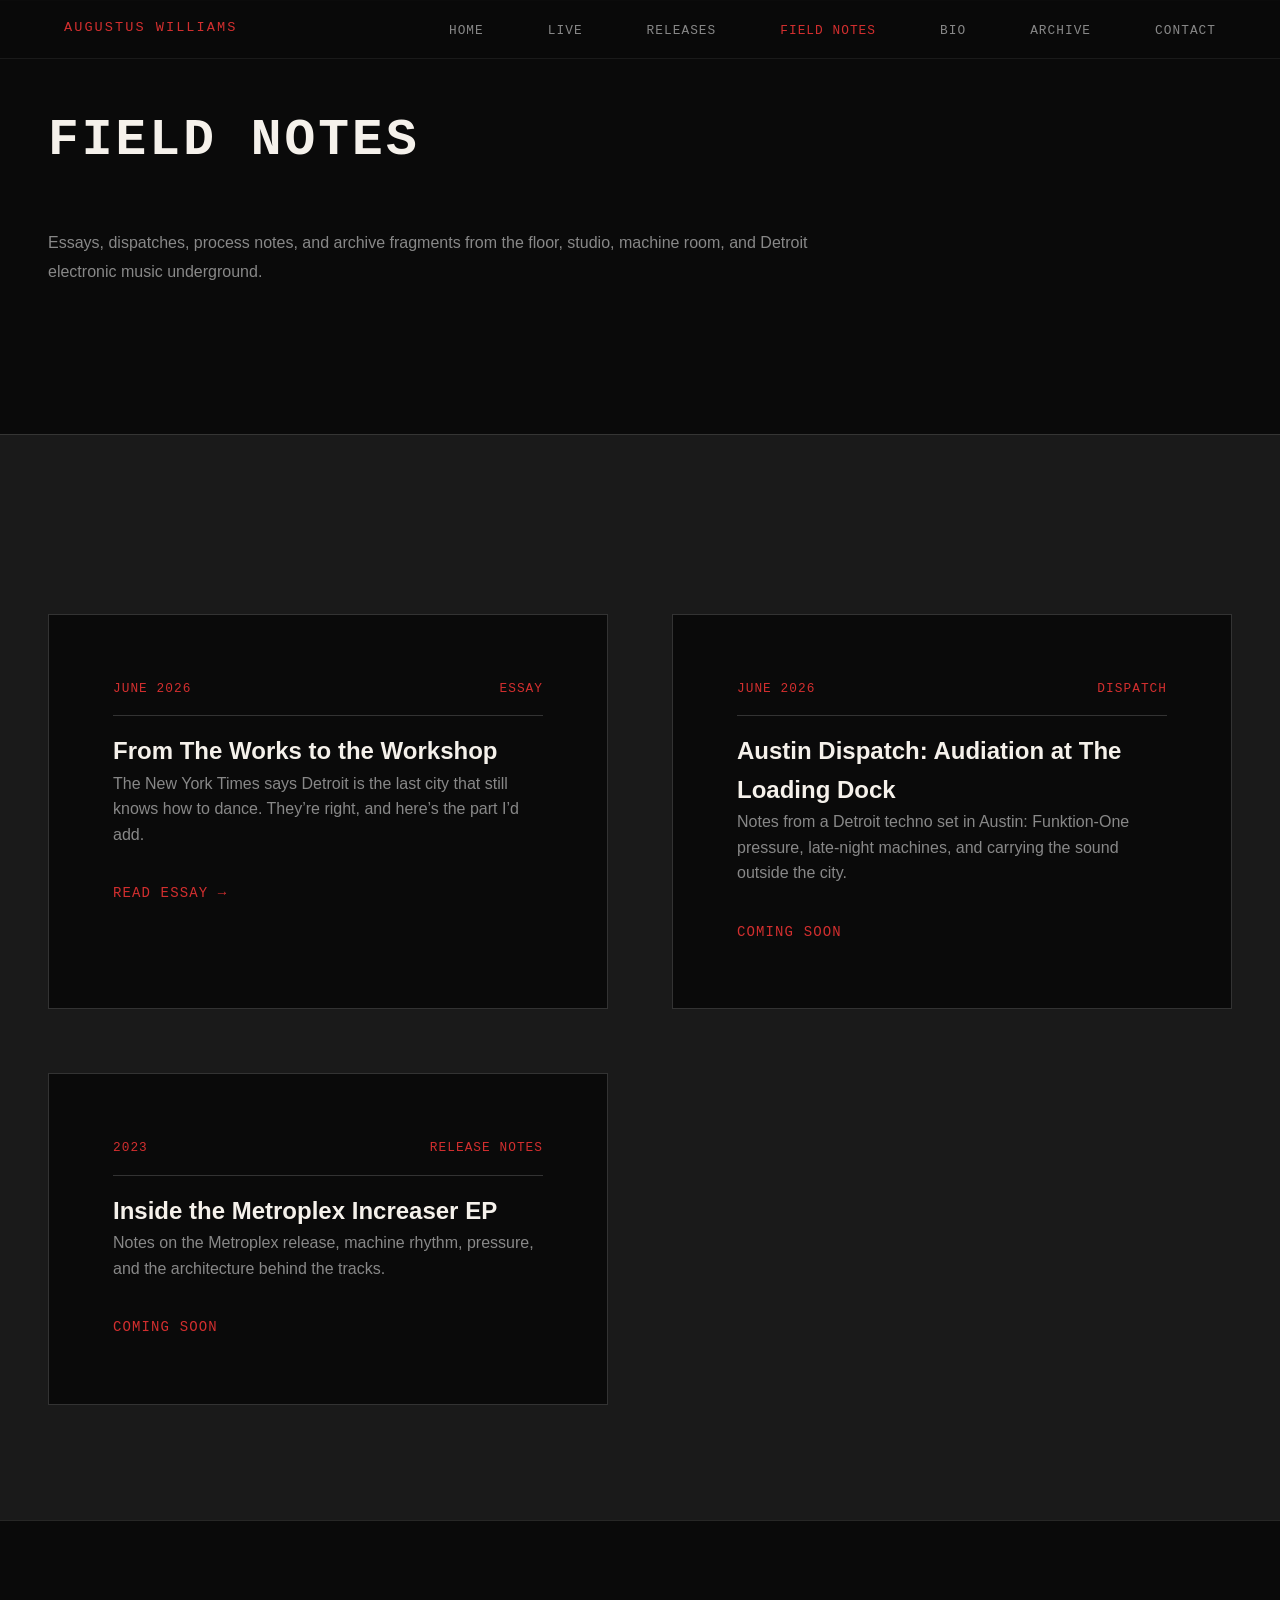
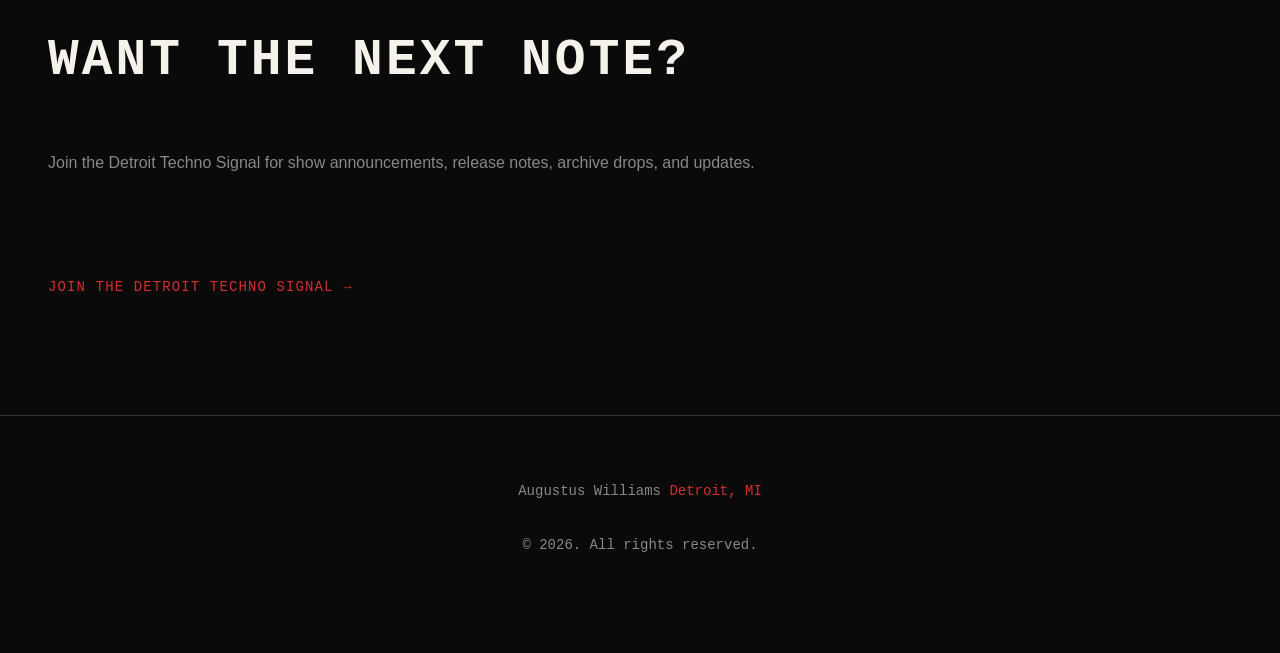
<file: field-notes.html>
<!DOCTYPE html>
<html lang="en">
<head>
    <meta charset="UTF-8" />
    <meta name="viewport" content="width=device-width, initial-scale=1.0" />

    <title>Augustus Williams — Field Notes</title>
    <meta
        name="description"
        content="Field Notes from Augustus Williams: Detroit techno, live hardware, releases, process notes, essays, and dispatches from the floor."
    />

    <link rel="stylesheet" href="styles.css" />
</head>

<body>
    <nav class="nav">
        <div class="nav-container">
            <a href="index.html" class="nav-logo">Augustus Williams</a>

            <ul class="nav-links">
                <li><a href="index.html">Home</a></li>
                <li><a href="shows.html">Live</a></li>
                <li><a href="releases.html">Releases</a></li>
                <li><a href="field-notes.html" aria-current="page">Field Notes</a></li>
                <li><a href="index.html#about">Bio</a></li>
                <li><a href="index.html#archive">Archive</a></li>
                <li><a href="index.html#contact">Contact</a></li>
            </ul>
        </div>
    </nav>

    <main>
        <section class="archive">
            <h1 class="section-title">Field Notes</h1>

            <p class="section-copy">
                Essays, dispatches, process notes, and archive fragments from the floor, studio, machine room, and Detroit electronic music underground.
            </p>
        </section>

        <section class="sessions">
            <div class="sessions-grid">
                <article class="session-card">
                    <div class="session-header">
                        <span class="session-date">June 2026</span>
                        <span class="session-format">Essay</span>
                    </div>

                    <h2>From The Works to the Workshop</h2>

                    <p>
                        The New York Times says Detroit is the last city that still knows how to dance. They’re right, and here’s the part I’d add.
                    </p>

                    <a
                        href="./field-notes-from-the-works-to-the-workshop.html"
                        class="session-link"
                    >
                        Read Essay →
                    </a>
                </article>

                <article class="session-card">
                    <div class="session-header">
                        <span class="session-date">June 2026</span>
                        <span class="session-format">Dispatch</span>
                    </div>

                    <h2>Austin Dispatch: Audiation at The Loading Dock</h2>

                    <p>
                        Notes from a Detroit techno set in Austin: Funktion-One pressure, late-night machines, and carrying the sound outside the city.
                    </p>

                    <span class="session-link">Coming Soon</span>
                </article>

                <article class="session-card">
                    <div class="session-header">
                        <span class="session-date">2023</span>
                        <span class="session-format">Release Notes</span>
                    </div>

                    <h2>Inside the Metroplex Increaser EP</h2>

                    <p>
                        Notes on the Metroplex release, machine rhythm, pressure, and the architecture behind the tracks.
                    </p>

                    <span class="session-link">Coming Soon</span>
                </article>
            </div>
        </section>

        <section class="archive">
            <h2 class="section-title">Want the next note?</h2>

            <p class="section-copy">
                Join the Detroit Techno Signal for show announcements, release notes, archive drops, and updates.
            </p>

            <div class="archive-portal">
                <a
                    href="https://augustus-williams.kit.com/8597e8cab7"
                    class="archive-link"
                    target="_blank"
                    rel="noreferrer noopener"
                >
                    Join the Detroit Techno Signal →
                </a>
            </div>
        </section>
    </main>

    <footer class="footer">
        <div class="footer-content">
            <p class="footer-text">Augustus Williams <span class="accent">Detroit, MI</span></p>
            <p class="footer-text">© 2026. All rights reserved.</p>
        </div>
    </footer>
</body>
</html>
</file>
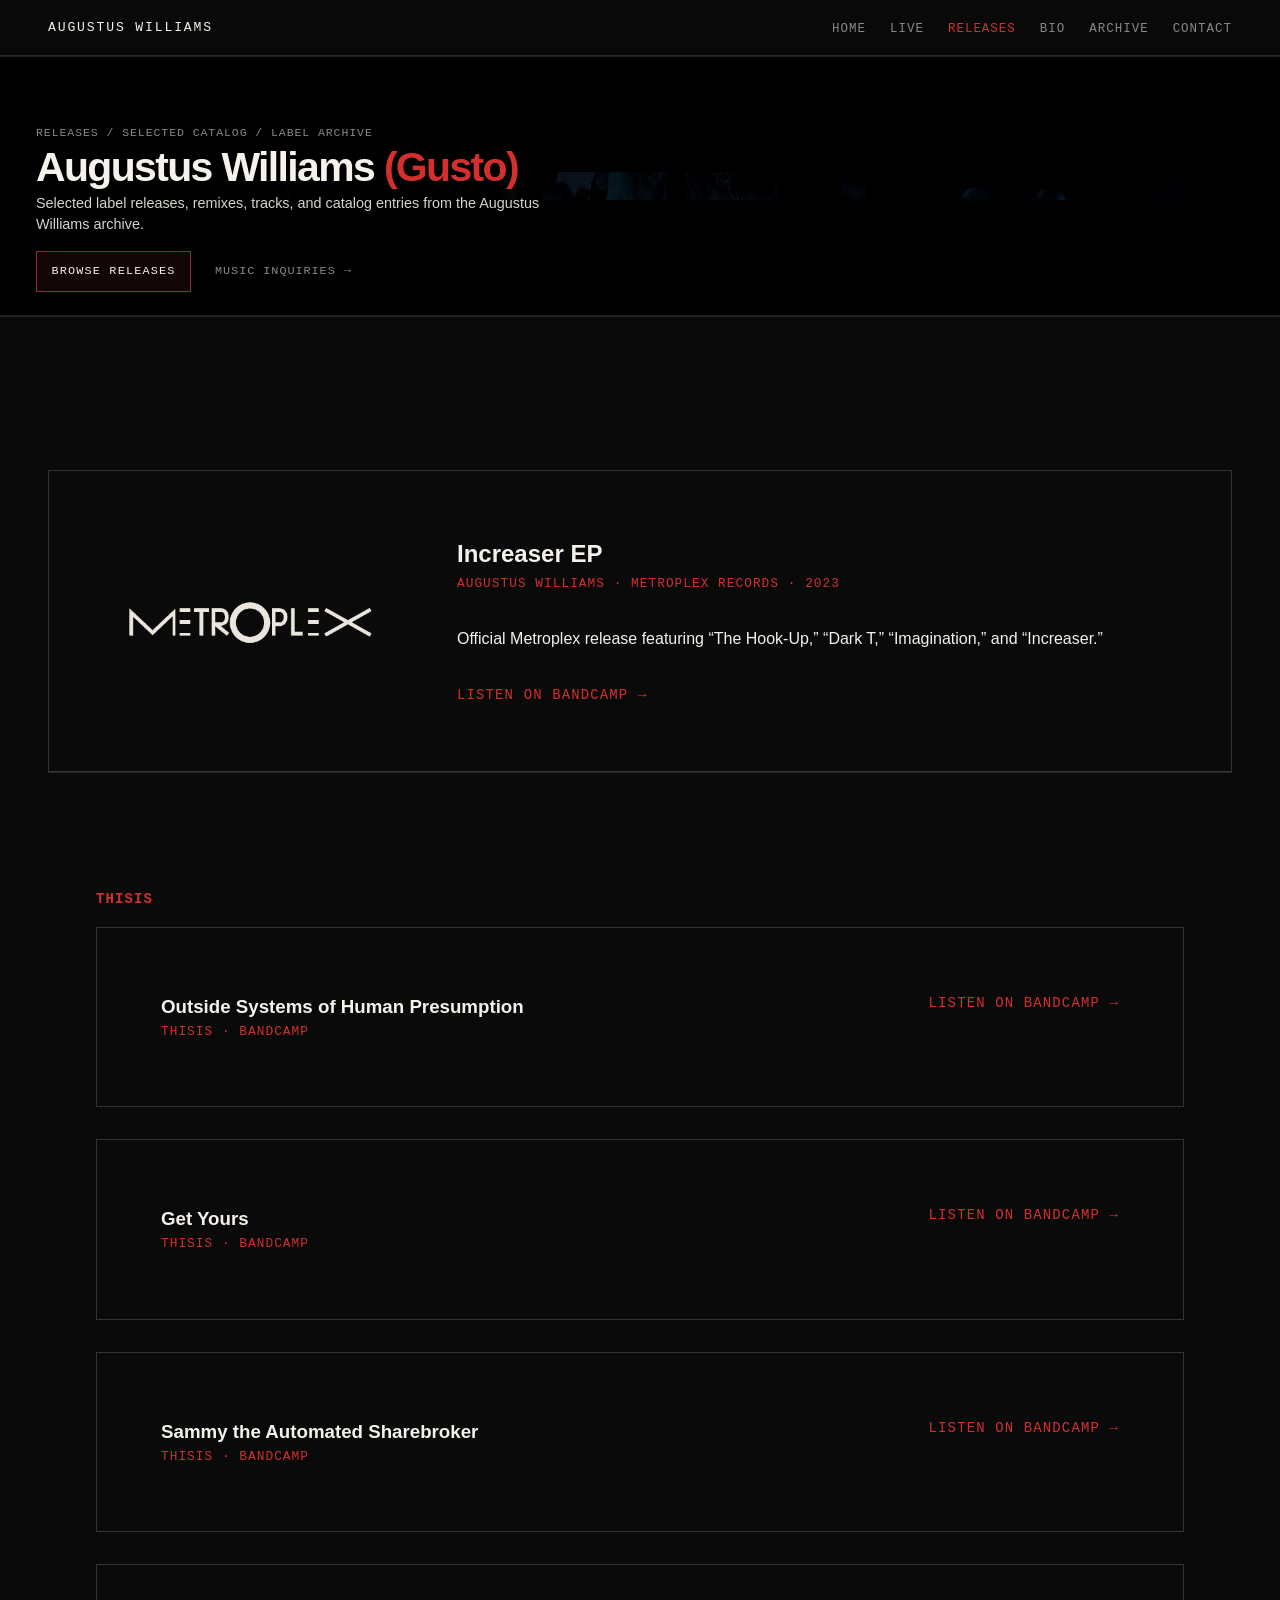
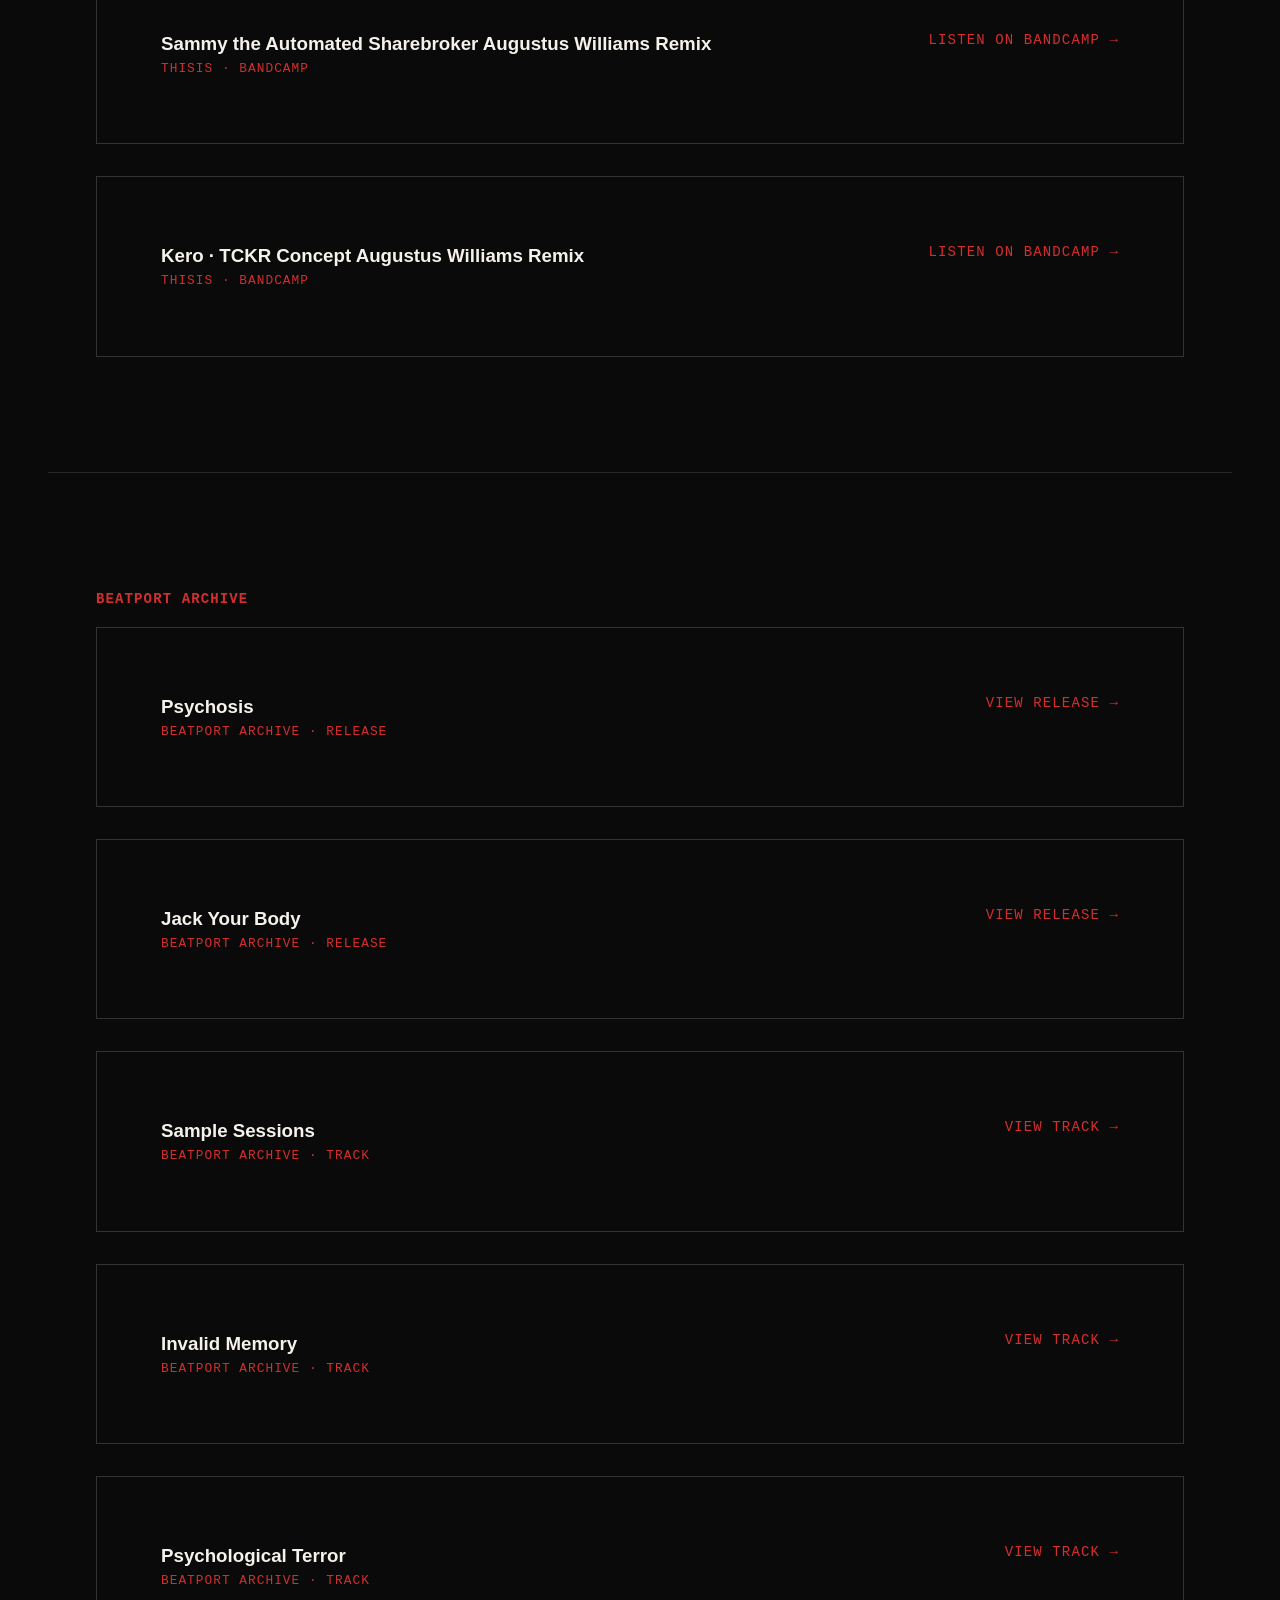
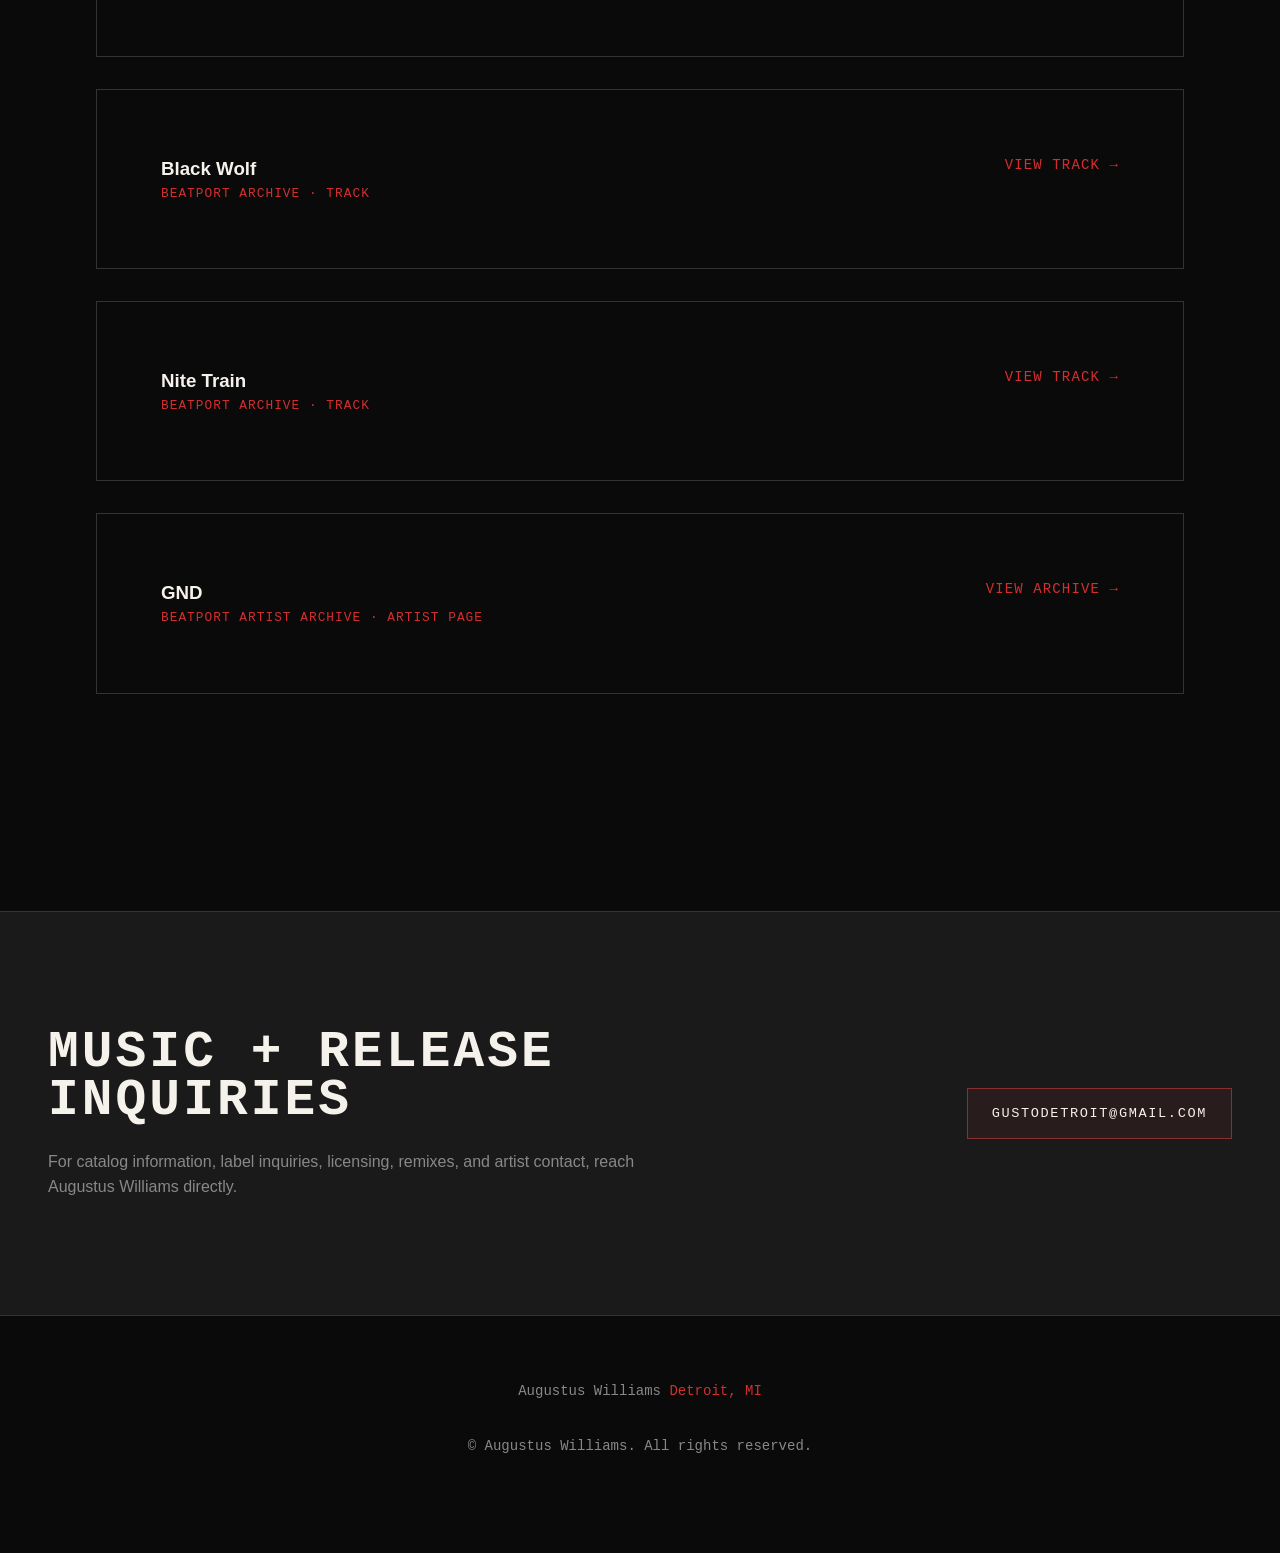
<file: releases.html>
<!DOCTYPE html>
<html lang="en">
<head>
    <meta charset="UTF-8" />
    <meta name="viewport" content="width=device-width, initial-scale=1.0" />

    <title>Augustus Williams — Releases</title>

    <meta
        name="description"
        content="Selected releases, remixes, and catalog entries from Augustus Williams, a Detroit electronic artist and Metroplex recording artist."
    />

    <link rel="apple-touch-icon" sizes="180x180" href="apple-touch-icon.png" />
    <link rel="icon" type="image/png" sizes="32x32" href="favicon-32x32.png" />
    <link rel="icon" type="image/png" sizes="16x16" href="favicon-16x16.png" />
    <link rel="manifest" href="site.webmanifest" />

    <meta name="theme-color" content="#000000" />

    <link rel="stylesheet" href="styles.css" />

    <style>
        /* =========================================================
           RELEASES PAGE
           ========================================================= */

        .releases-page {
            background: var(--bg);
        }

        /* NAVIGATION */

        .releases-page .site-nav {
            position: sticky;
            top: 0;
            z-index: 1000;
            background: rgba(10, 10, 10, 0.96);
            border-bottom: 1px solid rgba(245, 241, 235, 0.12);
            backdrop-filter: blur(10px);
            -webkit-backdrop-filter: blur(10px);
        }

        .releases-page .site-nav-inner {
            width: 100%;
            max-width: 1400px;
            margin: 0 auto;
            padding: 0.9rem clamp(1.25rem, 4vw, 3rem);
            display: flex;
            align-items: center;
            justify-content: space-between;
            gap: 1rem;
        }

        .releases-page .site-nav-brand {
            font-family: var(--font-mono);
            font-size: 0.82rem;
            letter-spacing: 0.14em;
            text-transform: uppercase;
            color: var(--fg);
            border-bottom: none;
        }

        .releases-page .site-nav-brand:hover {
            color: var(--accent);
        }

        .releases-page .site-nav-links {
            display: flex;
            flex-wrap: wrap;
            align-items: center;
            gap: 1rem 1.5rem;
            margin: 0;
            padding: 0;
            list-style: none;
        }

        .releases-page .site-nav-links a {
            font-family: var(--font-mono);
            font-size: 0.78rem;
            text-transform: uppercase;
            letter-spacing: 0.08em;
            color: var(--gray-light);
            border-bottom: none;
        }

        .releases-page .site-nav-links a:hover,
        .releases-page .site-nav-links a[aria-current="page"] {
            color: var(--accent);
        }

        /* HERO BANNER */

        .releases-page .releases-banner {
            position: relative;
            width: 100%;
            max-width: 1400px;
            height: 260px;
            margin: 0 auto;
            overflow: hidden;
            background: #000;
            border-bottom: 1px solid rgba(245, 241, 235, 0.12);
        }

        .releases-page .releases-banner img {
            display: block;
            width: 100%;
            height: 100%;
            object-fit: cover;
            object-position: center 52%;
            opacity: 0.78;
        }

        .releases-page .releases-banner::after {
            content: "";
            position: absolute;
            inset: 0;
            background:
                linear-gradient(
                    90deg,
                    rgba(0, 0, 0, 0.86) 0%,
                    rgba(0, 0, 0, 0.68) 34%,
                    rgba(0, 0, 0, 0.26) 66%,
                    rgba(0, 0, 0, 0.32) 100%
                ),
                linear-gradient(
                    180deg,
                    rgba(0, 0, 0, 0.16) 0%,
                    rgba(0, 0, 0, 0.4) 100%
                );
            pointer-events: none;
        }

        .releases-page .releases-banner-content {
            position: absolute;
            z-index: 2;
            left: clamp(1rem, 3vw, 2.25rem);
            right: clamp(1rem, 3vw, 2.25rem);
            bottom: clamp(0.9rem, 2vw, 1.4rem);
            max-width: 38rem;
        }

        .releases-page .releases-kicker {
            margin: 0 0 0.35rem;
            font-family: var(--font-mono);
            color: var(--gray-light);
            text-transform: uppercase;
            letter-spacing: 0.08em;
            font-size: 0.72rem;
        }

        .releases-page .releases-heading {
            margin: 0 0 0.35rem;
            font-size: clamp(1.6rem, 3.2vw, 2.8rem);
            line-height: 0.95;
            letter-spacing: -0.04em;
            color: var(--fg);
        }

        .releases-page .releases-heading span {
            color: var(--accent);
        }

        .releases-page .releases-copy {
            max-width: 32rem;
            margin: 0;
            color: rgba(245, 241, 235, 0.88);
            line-height: 1.45;
            font-size: 0.9rem;
        }

        .releases-page .releases-banner-actions {
            display: flex;
            flex-wrap: wrap;
            align-items: center;
            gap: 1rem 1.5rem;
            margin-top: 1rem;
        }

        .releases-page .banner-primary {
            display: inline-flex;
            align-items: center;
            width: fit-content;
            padding: 0.65rem 0.9rem;
            border: 1px solid var(--signal-red);
            background: rgba(139, 46, 46, 0.12);
            color: var(--fg);
            font-family: var(--font-mono);
            font-size: 0.74rem;
            text-transform: uppercase;
            letter-spacing: 0.1em;
        }

        .releases-page .banner-primary:hover {
            background: var(--signal-red);
            color: var(--fg);
            border-bottom-color: transparent;
        }

        .releases-page .banner-secondary {
            display: inline-flex;
            align-items: center;
            width: fit-content;
            font-family: var(--font-mono);
            font-size: 0.74rem;
            color: var(--gray-light);
            text-transform: uppercase;
            letter-spacing: 0.08em;
            border-bottom: none;
        }

        .releases-page .banner-secondary:hover {
            color: var(--accent);
        }

        /* RELEASE CATALOG */

        .releases-page .releases-section {
            width: 100%;
            max-width: 1400px;
            margin: 0 auto;
            padding:
                clamp(4rem, 7vw, 6rem)
                clamp(1.25rem, 4vw, 3rem)
                clamp(4rem, 8vw, 7rem);
        }

        /* CONTACT STRIP */

        .release-contact {
            width: 100%;
            max-width: 1400px;
            margin: 0 auto;
            padding:
                clamp(3.5rem, 7vw, 6rem)
                clamp(1.25rem, 4vw, 3rem);
            border-top: 1px solid rgba(245, 241, 235, 0.12);
            background: var(--gray-dark);
        }

        .release-contact-inner {
            display: flex;
            justify-content: space-between;
            align-items: center;
            gap: var(--spacing-lg);
        }

        .release-contact-copy {
            max-width: 650px;
        }

        .release-contact-copy p {
            margin-bottom: 0;
            color: var(--gray-light);
        }

        .release-contact-action {
            flex: none;
        }

        /* RESPONSIVE */

        @media (max-width: 900px) {
            .releases-page .site-nav-inner {
                align-items: flex-start;
                flex-direction: column;
            }

            .releases-page .releases-banner {
                height: 300px;
            }

            .releases-page .releases-banner::after {
                background:
                    linear-gradient(
                        180deg,
                        rgba(0, 0, 0, 0.22) 0%,
                        rgba(0, 0, 0, 0.8) 100%
                    );
            }

            .releases-page .releases-banner-content {
                max-width: none;
            }

            .release-contact-inner {
                align-items: flex-start;
                flex-direction: column;
            }
        }

        @media (max-width: 640px) {
            .releases-page .site-nav-links {
                gap: 0.75rem 1rem;
            }

            .releases-page .site-nav-links a {
                font-size: 0.7rem;
            }

            .releases-page .releases-banner {
                height: 340px;
            }

            .releases-page .releases-heading {
                font-size: clamp(1.35rem, 7vw, 2rem);
            }

            .releases-page .releases-copy {
                max-width: 24rem;
                font-size: 0.88rem;
            }

            .releases-page .releases-banner-actions {
                align-items: flex-start;
                flex-direction: column;
                gap: 0.9rem;
            }
        }
    </style>
</head>

<body class="releases-page">
    <nav class="site-nav" aria-label="Primary navigation">
        <div class="site-nav-inner">
            <a href="index.html" class="site-nav-brand">
                Augustus Williams
            </a>

            <ul class="site-nav-links">
                <li>
                    <a href="index.html">Home</a>
                </li>

                <li>
                    <a href="shows.html">Live</a>
                </li>

                <li>
                    <a href="releases.html" aria-current="page">
                        Releases
                    </a>
                </li>

                <li>
                    <a href="index.html#about">Bio</a>
                </li>

                <li>
                    <a href="index.html#archive">Archive</a>
                </li>

                <li>
                    <a href="index.html#contact">Contact</a>
                </li>
            </ul>
        </div>
    </nav>

    <main>
        <!-- ======================================================
             HERO
             ====================================================== -->

        <section class="releases-banner">
            <img
                src="assets/releases-hero-banner-cropped-half-overlay.jpg"
                alt="Augustus Williams performing electronic music in front of a crowd"
            />

            <div class="releases-banner-content">
                <p class="releases-kicker">
                    Releases / Selected Catalog / Label Archive
                </p>

                <h1 class="releases-heading">
                    Augustus Williams <span>(Gusto)</span>
                </h1>

                <p class="releases-copy">
                    Selected label releases, remixes, tracks,
                    and catalog entries from the Augustus Williams archive.
                </p>

                <div class="releases-banner-actions">
                    <a href="#releases" class="banner-primary">
                        Browse Releases
                    </a>

                    <a
                        href="mailto:gustodetroit@gmail.com"
                        class="banner-secondary"
                    >
                        Music Inquiries →
                    </a>
                </div>
            </div>
        </section>

        <!-- ======================================================
             RELEASE CATALOG
             ====================================================== -->

        <section id="releases" class="releases-section">
            <!-- METROPLEX FEATURE -->

            <article
                id="featured"
                class="release-feature-card metroplex-release-card"
            >
                <div class="release-logo-block">
                    <img
                        src="assets/metroplex_logo_offwhite_transparent.png"
                        alt="Metroplex Records logo"
                        class="metroplex-logo"
                    />
                </div>

                <div class="release-copy-block">
                    <h2>Increaser EP</h2>

                    <p class="release-meta">
                        Augustus Williams · Metroplex Records · 2023
                    </p>

                    <p>
                        Official Metroplex release featuring
                        “The Hook-Up,” “Dark T,” “Imagination,”
                        and “Increaser.”
                    </p>

                    <div class="release-actions">
                        <a
                            href="https://metroplexrecords.bandcamp.com/album/increaser-ep"
                            class="release-link"
                            target="_blank"
                            rel="noreferrer noopener"
                        >
                            Listen on Bandcamp →
                        </a>
                    </div>
                </div>
            </article>

            <!-- THISIS CATALOG -->

            <section id="thisis" class="releases-group">
                <h2 class="releases-subtitle">THISIS</h2>

                <div class="releases-list">
                    <article class="release-item">
                        <div class="release-info">
                            <h3>Outside Systems of Human Presumption</h3>

                            <span class="release-platform">
                                THISIS · Bandcamp
                            </span>
                        </div>

                        <a
                            href="https://thisislabel.bandcamp.com/album/outside-systems-of-human-presumption"
                            class="release-link"
                            target="_blank"
                            rel="noreferrer noopener"
                        >
                            Listen on Bandcamp →
                        </a>
                    </article>

                    <article class="release-item">
                        <div class="release-info">
                            <h3>Get Yours</h3>

                            <span class="release-platform">
                                THISIS · Bandcamp
                            </span>
                        </div>

                        <a
                            href="https://thisislabel.bandcamp.com/album/get-yours"
                            class="release-link"
                            target="_blank"
                            rel="noreferrer noopener"
                        >
                            Listen on Bandcamp →
                        </a>
                    </article>

                    <article class="release-item">
                        <div class="release-info">
                            <h3>Sammy the Automated Sharebroker</h3>

                            <span class="release-platform">
                                THISIS · Bandcamp
                            </span>
                        </div>

                        <a
                            href="https://thisislabel.bandcamp.com/album/sammy-the-automated-sharebroker-2"
                            class="release-link"
                            target="_blank"
                            rel="noreferrer noopener"
                        >
                            Listen on Bandcamp →
                        </a>
                    </article>

                    <article class="release-item">
                        <div class="release-info">
                            <h3>
                                Sammy the Automated Sharebroker
                                <span class="release-title-detail">
                                    Augustus Williams Remix
                                </span>
                            </h3>

                            <span class="release-platform">
                                THISIS · Bandcamp
                            </span>
                        </div>

                        <a
                            href="https://thisislabel.bandcamp.com/track/sammy-the-automated-sharebroker-augustus-willams-remix"
                            class="release-link"
                            target="_blank"
                            rel="noreferrer noopener"
                        >
                            Listen on Bandcamp →
                        </a>
                    </article>

                    <article class="release-item">
                        <div class="release-info">
                            <h3>
                                Kero · TCKR Concept
                                <span class="release-title-detail">
                                    Augustus Williams Remix
                                </span>
                            </h3>

                            <span class="release-platform">
                                THISIS · Bandcamp
                            </span>
                        </div>

                        <a
                            href="https://thisislabel.bandcamp.com/track/tckr-concept-augustus-williams-remix"
                            class="release-link"
                            target="_blank"
                            rel="noreferrer noopener"
                        >
                            Listen on Bandcamp →
                        </a>
                    </article>
                </div>
            </section>

            <!-- BEATPORT ARCHIVE -->

            <section id="beatport" class="releases-group">
                <h2 class="releases-subtitle">
                    Beatport Archive
                </h2>

                <div class="releases-list">
                    <article class="release-item">
                        <div class="release-info">
                            <h3>Psychosis</h3>

                            <span class="release-platform">
                                Beatport Archive · Release
                            </span>
                        </div>

                        <a
                            href="https://www.beatport.com/release/psychosis/230810"
                            class="release-link"
                            target="_blank"
                            rel="noreferrer noopener"
                        >
                            View Release →
                        </a>
                    </article>

                    <article class="release-item">
                        <div class="release-info">
                            <h3>Jack Your Body</h3>

                            <span class="release-platform">
                                Beatport Archive · Release
                            </span>
                        </div>

                        <a
                            href="https://www.beatport.com/release/jack-your-body/1081951"
                            class="release-link"
                            target="_blank"
                            rel="noreferrer noopener"
                        >
                            View Release →
                        </a>
                    </article>

                    <article class="release-item">
                        <div class="release-info">
                            <h3>Sample Sessions</h3>

                            <span class="release-platform">
                                Beatport Archive · Track
                            </span>
                        </div>

                        <a
                            href="https://www.beatport.com/track/sample-sessions/5162207"
                            class="release-link"
                            target="_blank"
                            rel="noreferrer noopener"
                        >
                            View Track →
                        </a>
                    </article>

                    <article class="release-item">
                        <div class="release-info">
                            <h3>Invalid Memory</h3>

                            <span class="release-platform">
                                Beatport Archive · Track
                            </span>
                        </div>

                        <a
                            href="https://www.beatport.com/track/invalid-memory/5072484"
                            class="release-link"
                            target="_blank"
                            rel="noreferrer noopener"
                        >
                            View Track →
                        </a>
                    </article>

                    <article class="release-item">
                        <div class="release-info">
                            <h3>Psychological Terror</h3>

                            <span class="release-platform">
                                Beatport Archive · Track
                            </span>
                        </div>

                        <a
                            href="https://www.beatport.com/track/psychological-terror/5141100"
                            class="release-link"
                            target="_blank"
                            rel="noreferrer noopener"
                        >
                            View Track →
                        </a>
                    </article>

                    <article class="release-item">
                        <div class="release-info">
                            <h3>Black Wolf</h3>

                            <span class="release-platform">
                                Beatport Archive · Track
                            </span>
                        </div>

                        <a
                            href="https://www.beatport.com/track/black-wolf/1145940"
                            class="release-link"
                            target="_blank"
                            rel="noreferrer noopener"
                        >
                            View Track →
                        </a>
                    </article>

                    <article class="release-item">
                        <div class="release-info">
                            <h3>Nite Train</h3>

                            <span class="release-platform">
                                Beatport Archive · Track
                            </span>
                        </div>

                        <a
                            href="https://www.beatport.com/track/nite-train/1462486"
                            class="release-link"
                            target="_blank"
                            rel="noreferrer noopener"
                        >
                            View Track →
                        </a>
                    </article>

                    <article class="release-item">
                        <div class="release-info">
                            <h3>GND</h3>

                            <span class="release-platform">
                                Beatport Artist Archive · Artist Page
                            </span>
                        </div>

                        <a
                            href="https://www.beatport.com/artist/gnd/342854"
                            class="release-link"
                            target="_blank"
                            rel="noreferrer noopener"
                        >
                            View Archive →
                        </a>
                    </article>
                </div>
            </section>
        </section>

        <!-- ======================================================
             CONTACT
             ====================================================== -->

        <section class="release-contact">
            <div class="release-contact-inner">
                <div class="release-contact-copy">
                    <h2 class="section-title">
                        Music + Release Inquiries
                    </h2>

                    <p>
                        For catalog information, label inquiries,
                        licensing, remixes, and artist contact,
                        reach Augustus Williams directly.
                    </p>
                </div>

                <div class="release-contact-action">
                    <a
                        href="mailto:gustodetroit@gmail.com"
                        class="signal-button"
                    >
                        gustodetroit@gmail.com
                    </a>
                </div>
            </div>
        </section>
    </main>

    <footer class="footer">
        <div class="footer-content">
            <p class="footer-text">
                Augustus Williams
                <span class="accent">Detroit, MI</span>
            </p>

            <p class="footer-text">
                © Augustus Williams. All rights reserved.
            </p>
        </div>
    </footer>
</body>
</html>
</file>
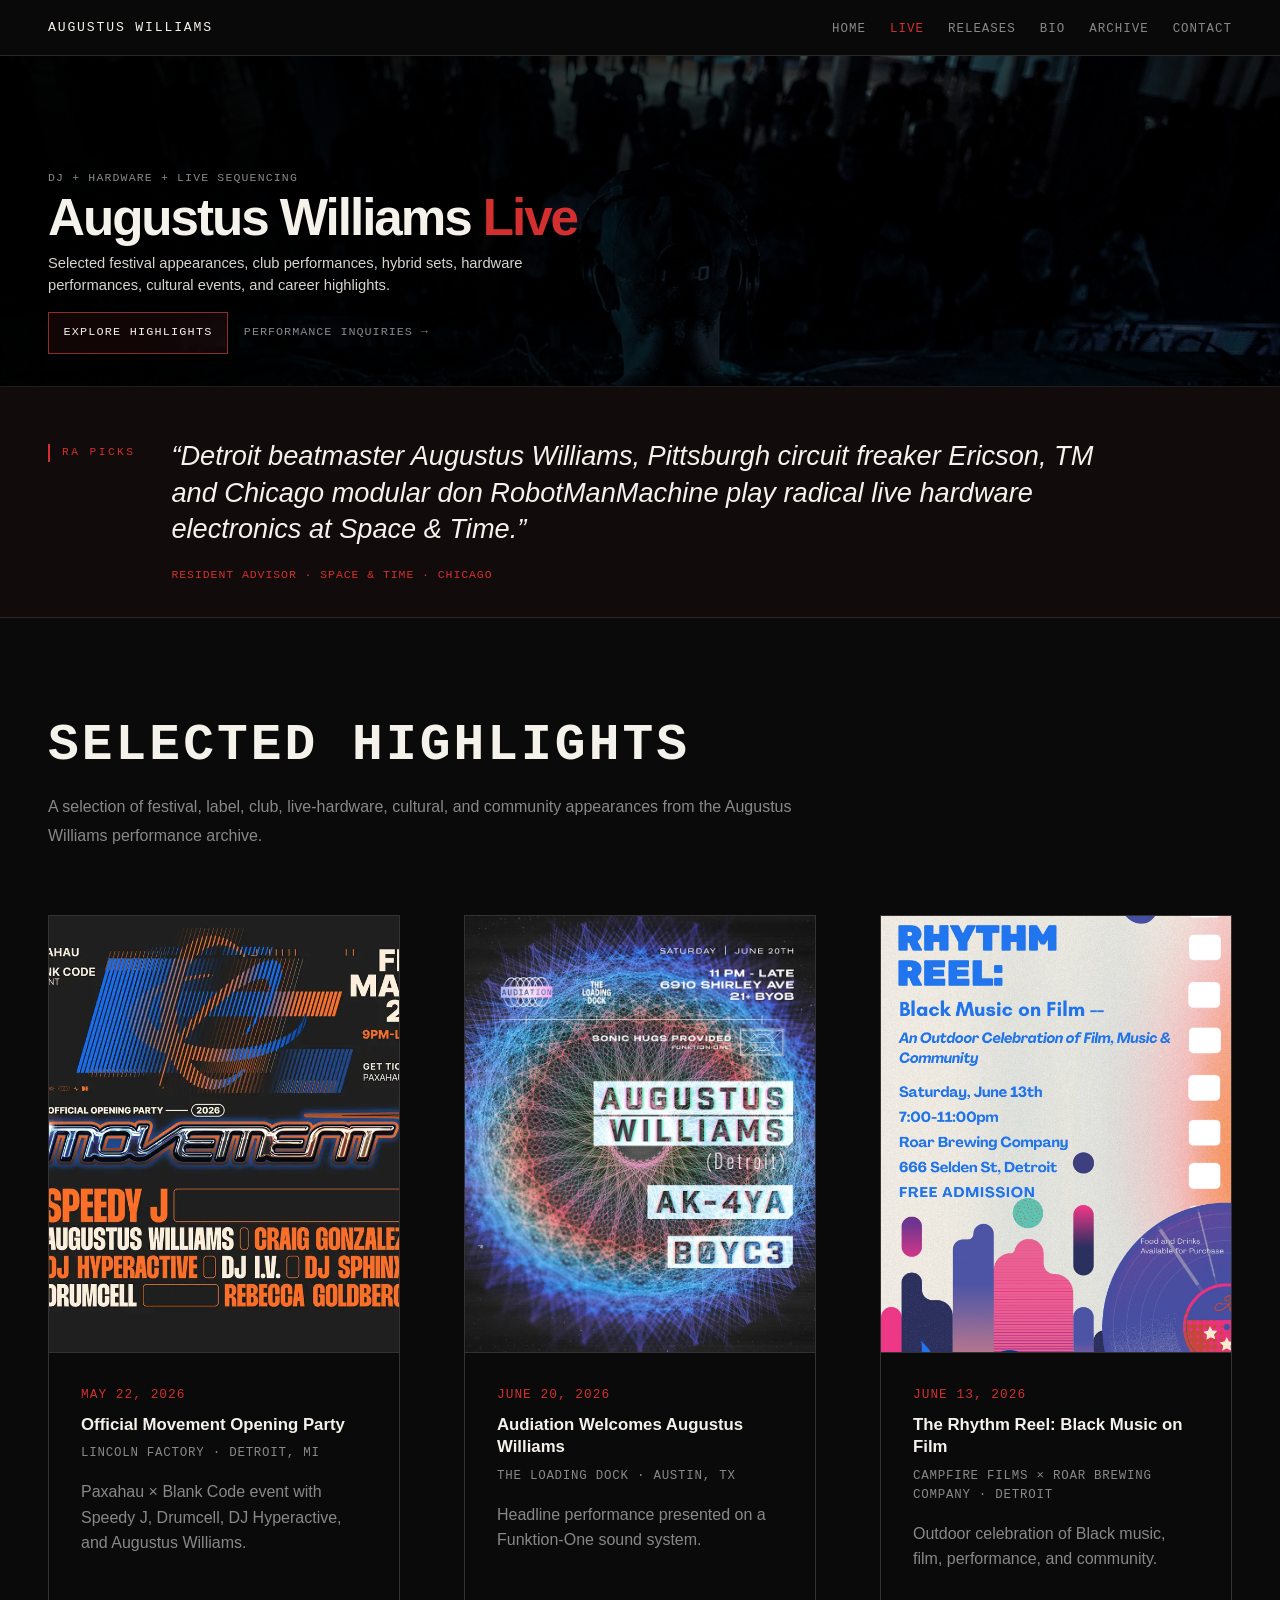
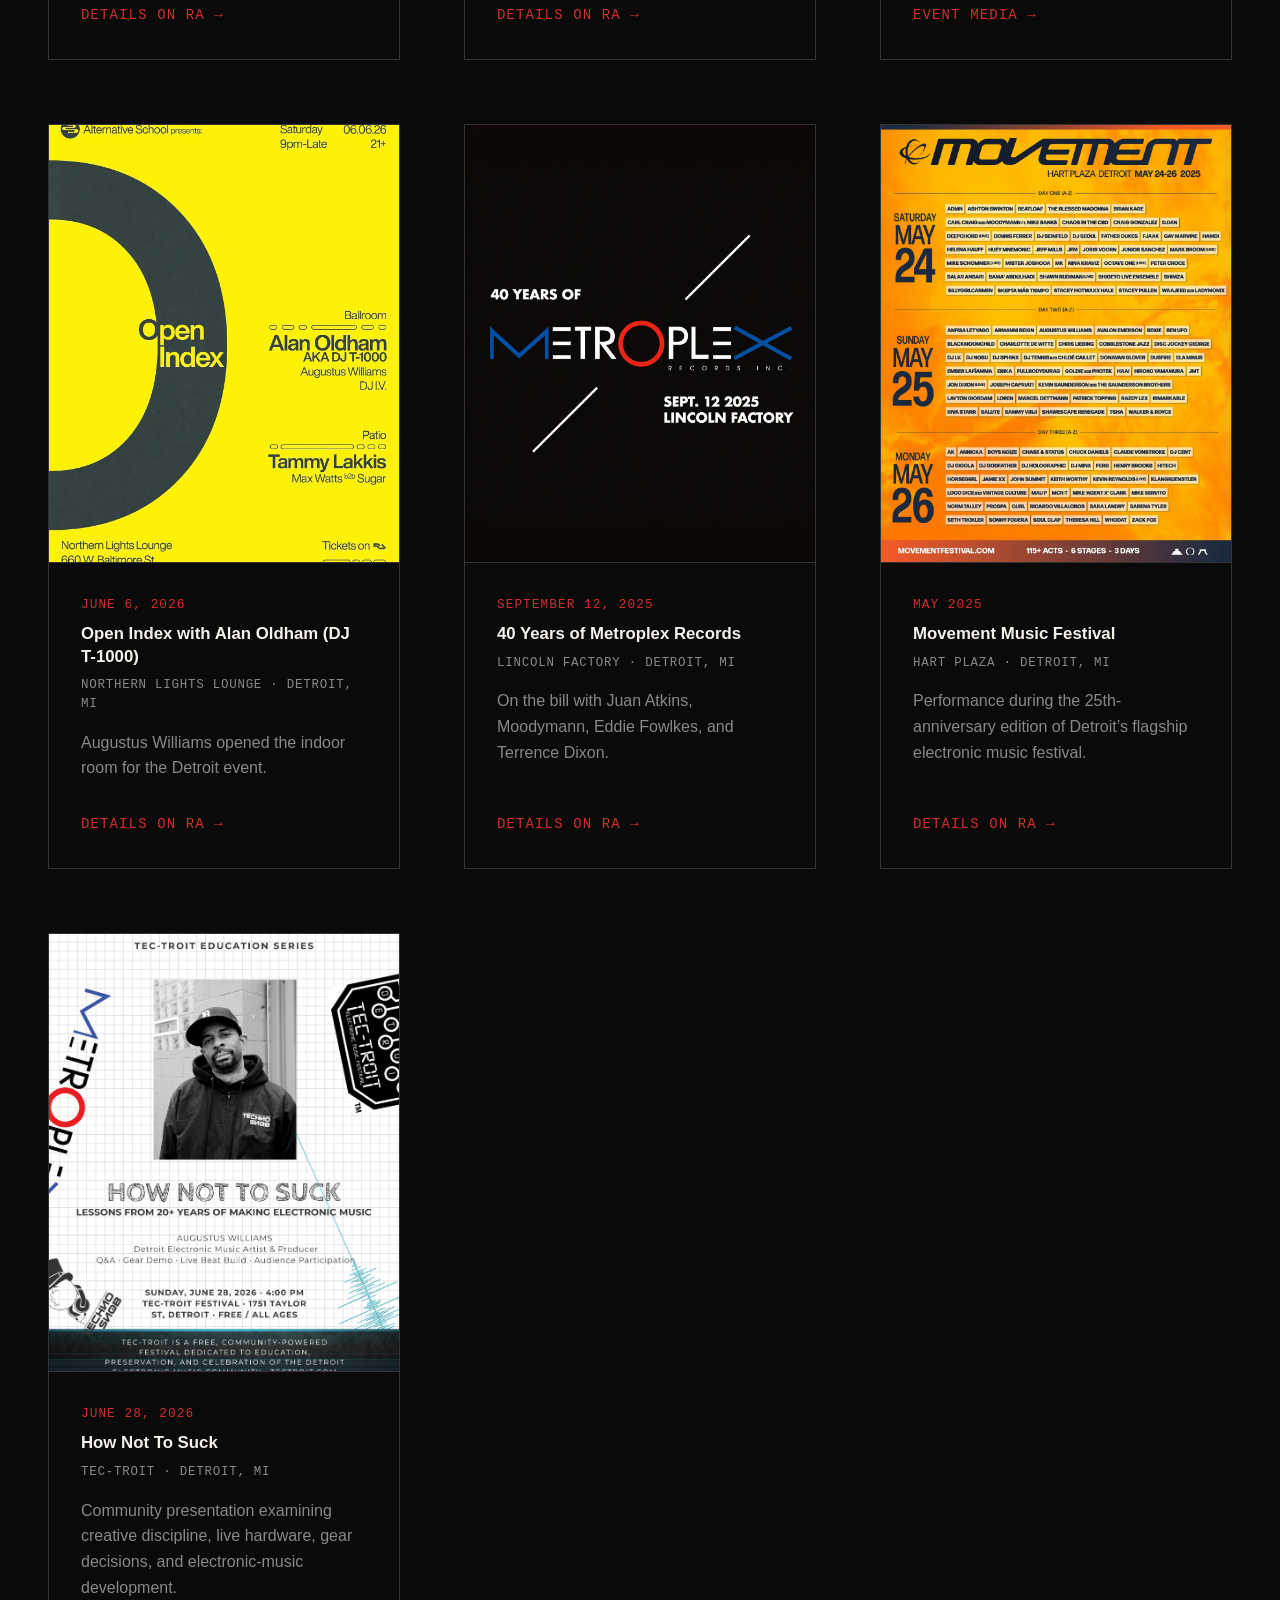
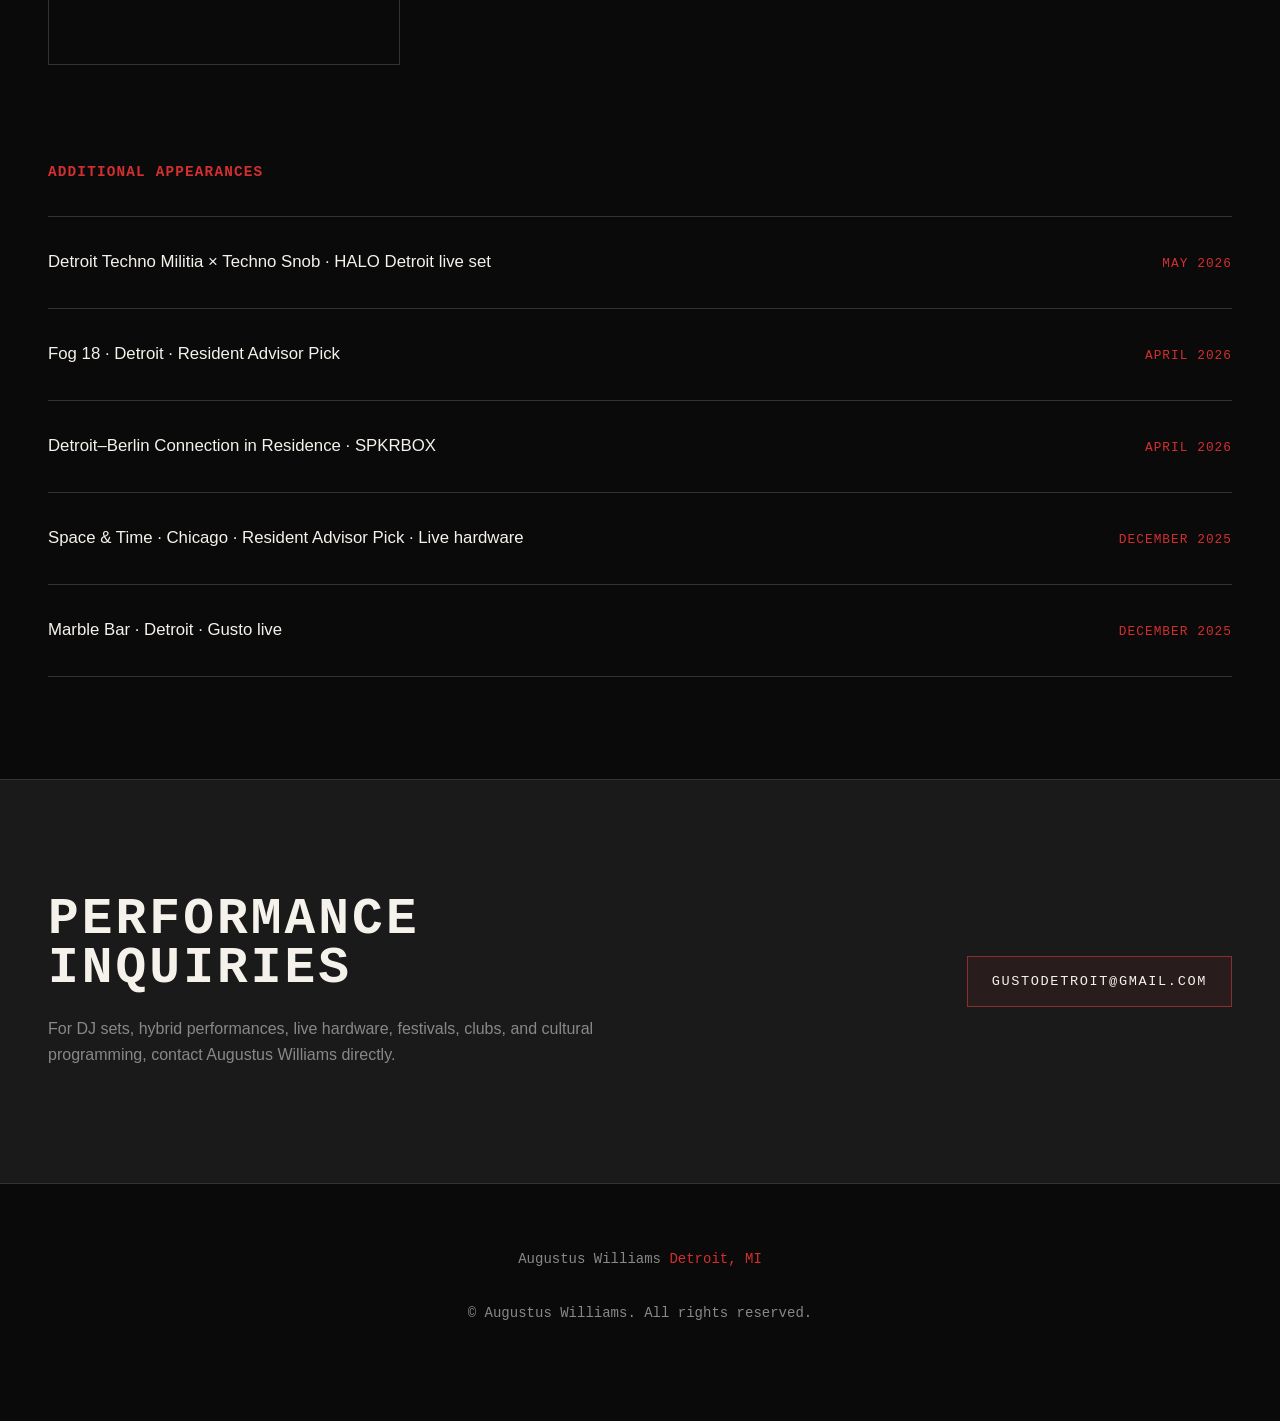
<file: shows.html>
<!DOCTYPE html>
<html lang="en">
<head>
    <meta charset="UTF-8" />
    <meta name="viewport" content="width=device-width, initial-scale=1.0" />

    <title>Augustus Williams — Live Performance Archive</title>

    <meta
        name="description"
        content="Selected live performances, festival appearances, hardware sets, and career highlights from Detroit electronic artist Augustus Williams."
    />

    <link rel="apple-touch-icon" sizes="180x180" href="apple-touch-icon.png" />
    <link rel="icon" type="image/png" sizes="32x32" href="favicon-32x32.png" />
    <link rel="icon" type="image/png" sizes="16x16" href="favicon-16x16.png" />
    <link rel="manifest" href="site.webmanifest" />
    <meta name="theme-color" content="#000000" />

    <link rel="stylesheet" href="styles.css" />

    <style>
        /* =========================================================
           LIVE PERFORMANCE ARCHIVE
           ========================================================= */

        .live-page {
            background: var(--bg);
        }

        /* NAVIGATION */

        .live-page .site-nav {
            position: sticky;
            top: 0;
            z-index: 1000;
            background: rgba(10, 10, 10, 0.96);
            border-bottom: 1px solid rgba(245, 241, 235, 0.12);
            backdrop-filter: blur(10px);
            -webkit-backdrop-filter: blur(10px);
        }

        .live-page .site-nav-inner {
            width: 100%;
            max-width: 1400px;
            margin: 0 auto;
            padding: 0.9rem clamp(1.25rem, 4vw, 3rem);
            display: flex;
            align-items: center;
            justify-content: space-between;
            gap: 1rem;
        }

        .live-page .site-nav-brand {
            font-family: var(--font-mono);
            font-size: 0.82rem;
            letter-spacing: 0.14em;
            text-transform: uppercase;
            color: var(--fg);
            border-bottom: none;
        }

        .live-page .site-nav-brand:hover {
            color: var(--accent);
        }

        .live-page .site-nav-links {
            display: flex;
            flex-wrap: wrap;
            align-items: center;
            gap: 1rem 1.5rem;
            margin: 0;
            padding: 0;
            list-style: none;
        }

        .live-page .site-nav-links a {
            font-family: var(--font-mono);
            font-size: 0.78rem;
            text-transform: uppercase;
            letter-spacing: 0.08em;
            color: var(--gray-light);
            border-bottom: none;
        }

        .live-page .site-nav-links a:hover,
        .live-page .site-nav-links a[aria-current="page"] {
            color: var(--accent);
        }

        /* HERO */

        .live-page .live-banner {
            position: relative;
            width: 100%;
            max-width: 1400px;
            min-height: clamp(190px, 26vw, 330px);
            margin: 0 auto;
            padding: 0;
            overflow: hidden;
            background: #000;
            border-top: none;
            border-bottom: 1px solid rgba(245, 241, 235, 0.12);
        }

        .live-page .live-banner img {
            display: block;
            width: 100%;
            height: 100%;
            min-height: clamp(190px, 26vw, 330px);
            object-fit: cover;
            object-position: center 52%;
            opacity: 0.78;
        }

        .live-page .live-banner::after {
            content: "";
            position: absolute;
            inset: 0;
            background:
                linear-gradient(
                    90deg,
                    rgba(0, 0, 0, 0.9) 0%,
                    rgba(0, 0, 0, 0.72) 35%,
                    rgba(0, 0, 0, 0.28) 68%,
                    rgba(0, 0, 0, 0.34) 100%
                ),
                linear-gradient(
                    180deg,
                    rgba(0, 0, 0, 0.12) 0%,
                    rgba(0, 0, 0, 0.46) 100%
                );
            pointer-events: none;
        }

        .live-page .live-banner-content {
            position: absolute;
            z-index: 2;
            left: clamp(1rem, 4vw, 3rem);
            right: clamp(1rem, 4vw, 3rem);
            bottom: clamp(1rem, 3vw, 2rem);
            max-width: 40rem;
        }

        .live-page .live-kicker {
            margin: 0 0 0.45rem;
            font-family: var(--font-mono);
            color: var(--gray-light);
            text-transform: uppercase;
            letter-spacing: 0.1em;
            font-size: 0.72rem;
        }

        .live-page .live-heading {
            margin: 0 0 0.55rem;
            font-size: clamp(1.9rem, 4vw, 3.3rem);
            line-height: 0.95;
            letter-spacing: -0.04em;
            color: var(--fg);
        }

        .live-page .live-heading span {
            color: var(--accent);
        }

        .live-page .live-copy {
            max-width: 35rem;
            margin: 0;
            color: rgba(245, 241, 235, 0.88);
            font-size: 0.92rem;
            line-height: 1.5;
        }

        .live-page .live-banner-actions {
            display: flex;
            flex-wrap: wrap;
            align-items: center;
            gap: 0.75rem 1rem;
            margin-top: 1rem;
        }

        .live-page .banner-primary {
            display: inline-flex;
            align-items: center;
            width: fit-content;
            padding: 0.65rem 0.9rem;
            border: 1px solid var(--signal-red);
            background: rgba(139, 46, 46, 0.12);
            color: var(--fg);
            font-family: var(--font-mono);
            font-size: 0.74rem;
            text-transform: uppercase;
            letter-spacing: 0.1em;
        }

        .live-page .banner-primary:hover {
            background: var(--signal-red);
            color: var(--fg);
            border-bottom-color: transparent;
        }

        .live-page .banner-secondary {
            display: inline-flex;
            align-items: center;
            width: fit-content;
            font-family: var(--font-mono);
            font-size: 0.74rem;
            color: var(--gray-light);
            text-transform: uppercase;
            letter-spacing: 0.08em;
            border-bottom: none;
        }

        .live-page .banner-secondary:hover {
            color: var(--accent);
        }

        /* PRESS */

        .press-strip {
            width: 100%;
            max-width: 1400px;
            margin: 0 auto;
            padding: clamp(2rem, 4vw, 3.25rem) clamp(1.25rem, 4vw, 3rem);
            border-bottom: 1px solid rgba(245, 241, 235, 0.12);
            background: rgba(139, 46, 46, 0.06);
        }

        .press-strip-inner {
            display: flex;
            align-items: flex-start;
            gap: clamp(1rem, 3vw, 2.25rem);
            max-width: 1080px;
        }

        .press-strip-mark {
            flex: none;
            margin-top: 0.4rem;
            padding-left: 0.75rem;
            border-left: 2px solid var(--accent);
            font-family: var(--font-mono);
            font-size: 0.7rem;
            letter-spacing: 0.22em;
            text-transform: uppercase;
            color: var(--accent);
        }

        .press-quotes {
            position: relative;
            flex: 1;
            min-height: 8rem;
            margin: 0;
        }

        .press-quote {
            position: absolute;
            inset: 0;
            opacity: 0;
            transition: opacity 0.7s ease;
            pointer-events: none;
        }

        .press-quote.is-active {
            opacity: 1;
            pointer-events: auto;
        }

        .press-quote-text {
            display: block;
            margin-bottom: 0.75rem;
            font-size: clamp(1.15rem, 2.35vw, 1.7rem);
            line-height: 1.35;
            font-style: italic;
            color: var(--fg);
        }

        .press-quote-source {
            display: inline-flex;
            width: fit-content;
            font-family: var(--font-mono);
            font-size: 0.72rem;
            letter-spacing: 0.08em;
            text-transform: uppercase;
            color: var(--accent);
            border-bottom: 1px solid transparent;
        }

        .press-quote-source:hover {
            color: var(--fg);
            border-bottom-color: var(--accent);
        }

        /* ARCHIVE SECTION */

        .live-page .live-archive-section {
            width: 100%;
            max-width: 1400px;
            margin: 0 auto;
            padding:
                clamp(4rem, 8vw, 7rem)
                clamp(1.25rem, 4vw, 3rem);
            border-top: none;
        }

        .live-page .archive-intro {
            max-width: 780px;
        }

        .live-page .archive-intro .section-copy {
            margin-top: 0;
        }

        /* FEATURE CARDS */

        .flagship-grid {
            display: grid;
            grid-template-columns: repeat(3, minmax(0, 1fr));
            gap: var(--spacing-lg);
            margin-top: var(--spacing-lg);
        }

        .flagship-card {
            display: flex;
            flex-direction: column;
            min-width: 0;
            overflow: hidden;
            border: 1px solid var(--gray-mid);
            background: var(--bg);
            transition: var(--transition);
        }

        .flagship-card:hover {
            border-color: var(--accent);
        }

        .flagship-flyer {
            display: block;
            width: 100%;
            aspect-ratio: 4 / 5;
            object-fit: cover;
            border-bottom: 1px solid var(--gray-mid);
        }

        .flagship-body {
            display: flex;
            flex: 1;
            flex-direction: column;
            padding: var(--spacing-md);
        }

        .show-date {
            display: block;
            margin-bottom: var(--spacing-xs);
            font-family: var(--font-mono);
            color: var(--accent);
            text-transform: uppercase;
            letter-spacing: 0.08em;
            font-size: 0.8rem;
        }

        .flagship-card h3 {
            margin-bottom: var(--spacing-xs);
            font-size: 1.05rem;
            line-height: 1.35;
        }

        .show-venue {
            display: block;
            margin-bottom: var(--spacing-sm);
            font-family: var(--font-mono);
            color: var(--gray-light);
            text-transform: uppercase;
            letter-spacing: 0.06em;
            font-size: 0.78rem;
            line-height: 1.5;
        }

        .show-detail {
            flex: 1;
            margin-bottom: var(--spacing-md);
            color: var(--gray-light);
        }

        .flagship-body .release-link {
            margin-top: auto;
        }

        /* ADDITIONAL APPEARANCES */

        .additional-highlights {
            margin-top: var(--spacing-xl);
        }

        .additional-highlights-title {
            margin-bottom: var(--spacing-md);
            font-family: var(--font-mono);
            color: var(--accent);
            text-transform: uppercase;
            letter-spacing: 0.08em;
            font-size: 0.9rem;
        }

        .highlights-list {
            display: grid;
            gap: 0;
            border-top: 1px solid var(--gray-mid);
        }

        .highlight-row {
            display: flex;
            justify-content: space-between;
            align-items: baseline;
            gap: var(--spacing-md);
            padding: var(--spacing-md) 0;
            border-bottom: 1px solid var(--gray-mid);
        }

        .highlight-name {
            font-size: 1.05rem;
            color: var(--fg);
        }

        .highlight-years {
            flex: none;
            font-family: var(--font-mono);
            color: var(--accent);
            text-transform: uppercase;
            letter-spacing: 0.08em;
            font-size: 0.8rem;
            white-space: nowrap;
        }

        /* CONTACT */

        .live-contact {
            width: 100%;
            max-width: 1400px;
            margin: 0 auto;
            padding:
                clamp(3.5rem, 7vw, 6rem)
                clamp(1.25rem, 4vw, 3rem);
            border-top: 1px solid rgba(245, 241, 235, 0.12);
            background: var(--gray-dark);
        }

        .live-contact-inner {
            display: flex;
            justify-content: space-between;
            align-items: center;
            gap: var(--spacing-lg);
        }

        .live-contact-copy {
            max-width: 640px;
        }

        .live-contact-copy p {
            margin-bottom: 0;
            color: var(--gray-light);
        }

        .live-contact-action {
            flex: none;
        }

        /* ACCESSIBILITY */

        @media (prefers-reduced-motion: reduce) {
            .press-quote,
            .flagship-card {
                transition: none;
            }
        }

        /* RESPONSIVE */

        @media (max-width: 1024px) {
            .flagship-grid {
                grid-template-columns: repeat(2, minmax(0, 1fr));
            }
        }

        @media (max-width: 900px) {
            .live-page .site-nav-inner {
                align-items: flex-start;
                flex-direction: column;
            }

            .live-page .live-banner,
            .live-page .live-banner img {
                min-height: 235px;
            }

            .live-page .live-banner::after {
                background:
                    linear-gradient(
                        180deg,
                        rgba(0, 0, 0, 0.22) 0%,
                        rgba(0, 0, 0, 0.84) 100%
                    );
            }

            .live-contact-inner {
                align-items: flex-start;
                flex-direction: column;
            }
        }

        @media (max-width: 720px) {
            .flagship-grid {
                grid-template-columns: 1fr;
            }

            .press-strip-inner {
                flex-direction: column;
                gap: 0.9rem;
            }

            .press-quotes {
                min-height: 11rem;
            }

            .highlight-row {
                align-items: flex-start;
                flex-direction: column;
                gap: 0.25rem;
            }
        }

        @media (max-width: 640px) {
            .live-page .site-nav-links {
                gap: 0.75rem 1rem;
            }

            .live-page .site-nav-links a {
                font-size: 0.7rem;
            }

            .live-page .live-banner,
            .live-page .live-banner img {
                min-height: 275px;
            }

            .live-page .live-heading {
                font-size: clamp(1.55rem, 8vw, 2.2rem);
            }

            .live-page .live-copy {
                max-width: 25rem;
                font-size: 0.88rem;
            }

            .live-page .live-banner-actions {
                align-items: flex-start;
                flex-direction: column;
                gap: 0.65rem;
            }

            .flagship-body {
                padding: var(--spacing-md);
            }
        }
    </style>
</head>

<body class="live-page">
    <nav class="site-nav" aria-label="Primary navigation">
        <div class="site-nav-inner">
            <a href="index.html" class="site-nav-brand">
                Augustus Williams
            </a>

            <ul class="site-nav-links">
                <li><a href="index.html">Home</a></li>
                <li><a href="shows.html" aria-current="page">Live</a></li>
                <li><a href="releases.html">Releases</a></li>
                <li><a href="index.html#about">Bio</a></li>
                <li><a href="index.html#archive">Archive</a></li>
                <li><a href="index.html#contact">Contact</a></li>
            </ul>
        </div>
    </nav>

    <main>
        <!-- HERO -->

        <section class="live-banner">
            <img
                src="assets/releases-hero-banner-cropped-half-overlay.jpg"
                alt="Augustus Williams performing live in front of an audience"
            />

            <div class="live-banner-content">
                <p class="live-kicker">
                    DJ + Hardware + Live Sequencing
                </p>

                <h1 class="live-heading">
                    Augustus Williams <span>Live</span>
                </h1>

                <p class="live-copy">
                    Selected festival appearances, club performances,
                    hybrid sets, hardware performances, cultural events,
                    and career highlights.
                </p>

                <div class="live-banner-actions">
                    <a href="#highlights" class="banner-primary">
                        Explore Highlights
                    </a>

                    <a
                        href="mailto:gustodetroit@gmail.com"
                        class="banner-secondary"
                    >
                        Performance Inquiries →
                    </a>
                </div>
            </div>
        </section>

        <!-- RESIDENT ADVISOR PICKS -->

        <aside class="press-strip" aria-label="Resident Advisor press highlights">
            <div class="press-strip-inner">
                <span class="press-strip-mark">RA Picks</span>

                <p class="press-quotes">
                    <span class="press-quote is-active">
                        <span class="press-quote-text">
                            “Detroit beatmaster Augustus Williams, Pittsburgh
                            circuit freaker Ericson, TM and Chicago modular don
                            RobotManMachine play radical live hardware electronics
                            at Space &amp; Time.”
                        </span>

                        <a
                            href="https://ra.co/events/2269609"
                            class="press-quote-source"
                            target="_blank"
                            rel="noreferrer noopener"
                        >
                            Resident Advisor · Space &amp; Time · Chicago
                        </a>
                    </span>

                    <span class="press-quote">
                        <span class="press-quote-text">
                            “Descend into the hazy, fog-shrouded depths of
                            Detroit’s techno scene with unfiltered selections
                            from true reliables Huey Mnemonic, BMG and
                            Augustus Williams.”
                        </span>

                        <a
                            href="https://ra.co/events/2402031"
                            class="press-quote-source"
                            target="_blank"
                            rel="noreferrer noopener"
                        >
                            Resident Advisor · Fog 18 · Detroit
                        </a>
                    </span>
                </p>
            </div>
        </aside>

        <!-- SELECTED HIGHLIGHTS -->

        <section id="highlights" class="live-archive-section">
            <div class="archive-intro">
                <h2 class="section-title">
                    Selected Highlights
                </h2>

                <p class="section-copy">
                    A selection of festival, label, club, live-hardware,
                    cultural, and community appearances from the
                    Augustus Williams performance archive.
                </p>
            </div>

            <div class="flagship-grid">
                <!-- MOVEMENT OPENING PARTY -->

                <article class="flagship-card">
                    <img
                        class="flagship-flyer"
                        src="assets/past-movement-opening-2026.jpg"
                        alt="Official Movement Opening Party flyer at Lincoln Factory in Detroit"
                    />

                    <div class="flagship-body">
                        <span class="show-date">May 22, 2026</span>

                        <h3>Official Movement Opening Party</h3>

                        <span class="show-venue">
                            Lincoln Factory · Detroit, MI
                        </span>

                        <p class="show-detail">
                            Paxahau × Blank Code event with Speedy J,
                            Drumcell, DJ Hyperactive, and Augustus Williams.
                        </p>

                        <a
                            href="https://ra.co/events/2395256"
                            class="release-link"
                            target="_blank"
                            rel="noreferrer noopener"
                        >
                            Details on RA →
                        </a>
                    </div>
                </article>

                <!-- AUDIATION -->

                <article class="flagship-card">
                    <img
                        class="flagship-flyer"
                        src="assets/show-2026-06-20.jpg"
                        alt="Audiation welcomes Augustus Williams flyer at The Loading Dock in Austin"
                    />

                    <div class="flagship-body">
                        <span class="show-date">June 20, 2026</span>

                        <h3>Audiation Welcomes Augustus Williams</h3>

                        <span class="show-venue">
                            The Loading Dock · Austin, TX
                        </span>

                        <p class="show-detail">
                            Headline performance presented on a
                            Funktion-One sound system.
                        </p>

                        <a
                            href="https://ra.co/events/2341370"
                            class="release-link"
                            target="_blank"
                            rel="noreferrer noopener"
                        >
                            Details on RA →
                        </a>
                    </div>
                </article>

                <!-- RHYTHM REEL -->

                <article class="flagship-card">
                    <img
                        class="flagship-flyer"
                        src="assets/show-2026-06-13-rhythm-reel.jpg"
                        alt="The Rhythm Reel Black Music on Film event flyer in Detroit"
                    />

                    <div class="flagship-body">
                        <span class="show-date">June 13, 2026</span>

                        <h3>The Rhythm Reel: Black Music on Film</h3>

                        <span class="show-venue">
                            Campfire Films × Roar Brewing Company · Detroit
                        </span>

                        <p class="show-detail">
                            Outdoor celebration of Black music,
                            film, performance, and community.
                        </p>

                        <a
                            href="https://www.instagram.com/reel/DZdMC5hNcSe/"
                            class="release-link"
                            target="_blank"
                            rel="noreferrer noopener"
                        >
                            Event Media →
                        </a>
                    </div>
                </article>

                <!-- OPEN INDEX -->

                <article class="flagship-card">
                    <img
                        class="flagship-flyer"
                        src="assets/show-2026-06-06.jpg"
                        alt="Open Index with Alan Oldham flyer at Northern Lights Lounge in Detroit"
                    />

                    <div class="flagship-body">
                        <span class="show-date">June 6, 2026</span>

                        <h3>Open Index with Alan Oldham (DJ T-1000)</h3>

                        <span class="show-venue">
                            Northern Lights Lounge · Detroit, MI
                        </span>

                        <p class="show-detail">
                            Augustus Williams opened the indoor room
                            for the Detroit event.
                        </p>

                        <a
                            href="https://ra.co/events/2420386"
                            class="release-link"
                            target="_blank"
                            rel="noreferrer noopener"
                        >
                            Details on RA →
                        </a>
                    </div>
                </article>

                <!-- METROPLEX 40 -->

                <article class="flagship-card">
                    <img
                        class="flagship-flyer"
                        src="assets/past-metroplex-40.jpg"
                        alt="40 Years of Metroplex Records event flyer at Lincoln Factory in Detroit"
                    />

                    <div class="flagship-body">
                        <span class="show-date">September 12, 2025</span>

                        <h3>40 Years of Metroplex Records</h3>

                        <span class="show-venue">
                            Lincoln Factory · Detroit, MI
                        </span>

                        <p class="show-detail">
                            On the bill with Juan Atkins, Moodymann,
                            Eddie Fowlkes, and Terrence Dixon.
                        </p>

                        <a
                            href="https://ra.co/events/2235679"
                            class="release-link"
                            target="_blank"
                            rel="noreferrer noopener"
                        >
                            Details on RA →
                        </a>
                    </div>
                </article>

                <!-- MOVEMENT 2025 -->

                <article class="flagship-card">
                    <img
                        class="flagship-flyer"
                        src="assets/past-movement-2025.jpg"
                        alt="Movement Music Festival 2025 flyer at Hart Plaza in Detroit"
                    />

                    <div class="flagship-body">
                        <span class="show-date">May 2025</span>

                        <h3>Movement Music Festival</h3>

                        <span class="show-venue">
                            Hart Plaza · Detroit, MI
                        </span>

                        <p class="show-detail">
                            Performance during the 25th-anniversary
                            edition of Detroit’s flagship electronic
                            music festival.
                        </p>

                        <a
                            href="https://ra.co/events/2061680"
                            class="release-link"
                            target="_blank"
                            rel="noreferrer noopener"
                        >
                            Details on RA →
                        </a>
                    </div>
                </article>

                <!-- TEC-TROIT -->

                <article class="flagship-card">
                    <img
                        class="flagship-flyer"
                        src="assets/show-2026-06-28-how-not-to-suck.jpg"
                        alt="How Not To Suck Tec-Troit event flyer in Detroit"
                    />

                    <div class="flagship-body">
                        <span class="show-date">June 28, 2026</span>

                        <h3>How Not To Suck</h3>

                        <span class="show-venue">
                            Tec-Troit · Detroit, MI
                        </span>

                        <p class="show-detail">
                            Community presentation examining creative
                            discipline, live hardware, gear decisions,
                            and electronic-music development.
                        </p>
                    </div>
                </article>
            </div>

            <!-- ADDITIONAL APPEARANCES -->

            <div class="additional-highlights">
                <h3 class="additional-highlights-title">
                    Additional Appearances
                </h3>

                <div class="highlights-list">
                    <div class="highlight-row">
                        <span class="highlight-name">
                            Detroit Techno Militia × Techno Snob ·
                            HALO Detroit live set
                        </span>

                        <span class="highlight-years">
                            May 2026
                        </span>
                    </div>

                    <div class="highlight-row">
                        <span class="highlight-name">
                            Fog 18 · Detroit · Resident Advisor Pick
                        </span>

                        <span class="highlight-years">
                            April 2026
                        </span>
                    </div>

                    <div class="highlight-row">
                        <span class="highlight-name">
                            Detroit–Berlin Connection in Residence ·
                            SPKRBOX
                        </span>

                        <span class="highlight-years">
                            April 2026
                        </span>
                    </div>

                    <div class="highlight-row">
                        <span class="highlight-name">
                            Space &amp; Time · Chicago ·
                            Resident Advisor Pick · Live hardware
                        </span>

                        <span class="highlight-years">
                            December 2025
                        </span>
                    </div>

                    <div class="highlight-row">
                        <span class="highlight-name">
                            Marble Bar · Detroit · Gusto live
                        </span>

                        <span class="highlight-years">
                            December 2025
                        </span>
                    </div>
                </div>
            </div>
        </section>

        <!-- CONTACT -->

        <section class="live-contact">
            <div class="live-contact-inner">
                <div class="live-contact-copy">
                    <h2 class="section-title">
                        Performance Inquiries
                    </h2>

                    <p>
                        For DJ sets, hybrid performances, live hardware,
                        festivals, clubs, and cultural programming,
                        contact Augustus Williams directly.
                    </p>
                </div>

                <div class="live-contact-action">
                    <a
                        href="mailto:gustodetroit@gmail.com"
                        class="signal-button"
                    >
                        gustodetroit@gmail.com
                    </a>
                </div>
            </div>
        </section>
    </main>

    <footer class="footer">
        <div class="footer-content">
            <p class="footer-text">
                Augustus Williams
                <span class="accent">Detroit, MI</span>
            </p>

            <p class="footer-text">
                © Augustus Williams. All rights reserved.
            </p>
        </div>
    </footer>

    <script>
        (function () {
            const quotes = document.querySelectorAll(
                ".press-quotes .press-quote"
            );

            if (quotes.length < 2) {
                return;
            }

            if (
                window.matchMedia(
                    "(prefers-reduced-motion: reduce)"
                ).matches
            ) {
                return;
            }

            let activeQuoteIndex = 0;

            window.setInterval(function () {
                quotes[activeQuoteIndex].classList.remove("is-active");

                activeQuoteIndex =
                    (activeQuoteIndex + 1) % quotes.length;

                quotes[activeQuoteIndex].classList.add("is-active");
            }, 6500);
        })();
    </script>
</body>
</html>
</file>
<file: styles.css>
/* styles.css */

:root {
    --bg: #0a0a0a;
    --fg: #f5f1eb;
    --accent: #d32f2f;
    --signal-red: #8b2e2e;
    --gray-dark: #1a1a1a;
    --gray-mid: #333333;
    --gray-light: #888888;

    --font-mono: "Courier New", "IBM Plex Mono", monospace;
    --font-sans: -apple-system, BlinkMacSystemFont, "Segoe UI", sans-serif;

    --spacing-xs: 0.5rem;
    --spacing-sm: 1rem;
    --spacing-md: 2rem;
    --spacing-lg: 4rem;
    --spacing-xl: 6rem;

    --transition: all 0.35s ease;
}

* {
    margin: 0;
    padding: 0;
    box-sizing: border-box;
}

html {
    scroll-behavior: smooth;
}

body {
    background: var(--bg);
    color: var(--fg);
    font-family: var(--font-sans);
    font-size: 16px;
    line-height: 1.6;
}

a {
    color: var(--fg);
    text-decoration: none;
    border-bottom: 1px solid transparent;
    transition: var(--transition);
}

a:hover {
    color: var(--accent);
    border-bottom-color: var(--accent);
}

p {
    margin-bottom: var(--spacing-md);
}

/* NAV */

.nav {
    position: fixed;
    top: 0;
    left: 0;
    right: 0;
    background: rgba(10, 10, 10, 0.95);
    border-bottom: 1px solid var(--gray-dark);
    z-index: 1000;
    padding: var(--spacing-sm) 0;
}

.nav-container {
    max-width: 1400px;
    margin: 0 auto;
    padding: 0 var(--spacing-lg);
    display: flex;
    justify-content: space-between;
    align-items: center;
}

.nav-logo {
    font-family: var(--font-mono);
    font-size: 0.85rem;
    text-transform: uppercase;
    letter-spacing: 0.15em;
    color: var(--accent);
}

.nav-links {
    display: flex;
    list-style: none;
    gap: var(--spacing-lg);
}

.nav-links a {
    font-family: var(--font-mono);
    font-size: 0.8rem;
    text-transform: uppercase;
    letter-spacing: 0.08em;
    color: var(--gray-light);
    border: none;
}

.nav-links a:hover,
.nav-links a[aria-current="page"] {
    color: var(--accent);
}

/* HERO */

.hero {
    margin-top: 60px;
    min-height: 100vh;
    display: grid;
    grid-template-columns: 1fr 1fr;
    align-items: center;
    gap: var(--spacing-xl);
    padding: var(--spacing-xl) var(--spacing-lg);
    max-width: 1400px;
    margin-left: auto;
    margin-right: auto;
}

.hero--inner {
    min-height: clamp(320px, 46vh, 520px);
    gap: var(--spacing-lg);
    padding-top: var(--spacing-md);
    padding-bottom: var(--spacing-md);
}

.hero-title {
    font-size: clamp(3rem, 7vw, 5rem);
    line-height: 0.9;
    letter-spacing: -0.04em;
    margin-bottom: var(--spacing-lg);
}

.hero--inner .hero-title {
    margin-bottom: var(--spacing-md);
}

.hero-name,
.hero-alias {
    display: block;
}

.hero-alias {
    color: var(--accent);
    margin-top: var(--spacing-sm);
}

.hero-subtitle {
    font-family: var(--font-mono);
    color: var(--gray-light);
    text-transform: uppercase;
    letter-spacing: 0.08em;
    margin-bottom: var(--spacing-md);
}

.hero-location {
    font-family: var(--font-mono);
    color: var(--accent);
    text-transform: uppercase;
    letter-spacing: 0.08em;
    font-size: 0.875rem;
}

.hero-copy,
.section-copy {
    color: var(--gray-light);
    max-width: 780px;
    margin-top: var(--spacing-lg);
    line-height: 1.8;
}

.hero--inner .hero-copy {
    max-width: 640px;
    margin-top: var(--spacing-md);
}

.hero-cta {
    margin-top: var(--spacing-md);
}

.hero--inner .hero-cta {
    margin-top: var(--spacing-sm);
}

.signal-button {
    display: inline-block;
    width: fit-content;
    padding: 0.85rem 1.5rem;
    border: 1px solid var(--signal-red);
    color: var(--fg);
    text-transform: uppercase;
    letter-spacing: 0.12em;
    font-family: var(--font-mono);
    font-size: 0.85rem;
    background: rgba(139, 46, 46, 0.12);
}

.signal-button:hover {
    background: var(--signal-red);
    color: var(--fg);
    border-bottom-color: transparent;
}

.hero-image {
    aspect-ratio: 3 / 4;
    overflow: hidden;
    border: 1px solid var(--gray-dark);
}

.hero-image img {
    width: 100%;
    height: 100%;
    object-fit: cover;
    opacity: 0.88;
    transition: var(--transition);
}

.hero-image:hover img {
    opacity: 1;
    transform: scale(1.02);
}

/* SECTIONS */

section:not(.hero) {
    max-width: 1400px;
    margin: 0 auto;
    padding: clamp(5rem, 9vw, 9rem) clamp(1.5rem, 4vw, 3rem);
    border-top: 1px solid rgba(245, 241, 235, 0.12);
}

.section-title {
    font-family: var(--font-mono);
    font-size: clamp(2.2rem, 4vw, 3.8rem);
    line-height: 0.95;
    letter-spacing: 0.06em;
    text-transform: uppercase;
    margin-bottom: 1.5rem;
}

/* ABOUT */

.about {
    background: var(--gray-dark);
}

.about-grid {
    display: grid;
    grid-template-columns: 2fr 1fr;
    gap: var(--spacing-xl);
}

.about-text p {
    font-size: 1.05rem;
    line-height: 1.8;
}

.meta-block {
    margin-bottom: var(--spacing-lg);
    padding-bottom: var(--spacing-lg);
    border-bottom: 1px solid var(--gray-mid);
}

.meta-block:last-child {
    border-bottom: none;
}

.meta-block h3,
.contact-channel h3,
.releases-subtitle {
    font-family: var(--font-mono);
    color: var(--accent);
    text-transform: uppercase;
    letter-spacing: 0.08em;
    font-size: 0.875rem;
    margin-bottom: var(--spacing-sm);
}

.meta-block ul {
    list-style: none;
}

.meta-block li {
    margin-bottom: var(--spacing-xs);
}

/* METROPLEX LOGO */

.metroplex-logo {
    display: block;
    width: 100%;
    max-width: 260px;
    height: auto;
    opacity: 0.96;
    transition: var(--transition);
}

.metroplex-logo:hover {
    opacity: 1;
    transform: scale(1.025);
}

.release-logo-block {
    display: flex;
    align-items: center;
    justify-content: center;
}

.release-copy-block {
    min-width: 0;
}

.releases-brand-lockup {
    margin: var(--spacing-lg) 0 var(--spacing-md);
}

.releases-metroplex-logo {
    max-width: 320px;
}

/* RELEASES */

.release-feature-card,
.session-card,
.signal-card,
.contact-channel,
.release-item {
    border: 1px solid var(--gray-mid);
    padding: var(--spacing-lg);
    transition: var(--transition);
}

.release-feature-card {
    display: flex;
    justify-content: space-between;
    gap: var(--spacing-lg);
    margin-top: var(--spacing-lg);
}

.metroplex-release-card {
    display: grid;
    grid-template-columns: minmax(180px, 280px) 1fr;
    gap: var(--spacing-lg);
    align-items: center;
}

.releases-group {
    margin-top: var(--spacing-xl);
}

.releases-list {
    display: grid;
    gap: var(--spacing-md);
}

.release-item {
    display: flex;
    justify-content: space-between;
    align-items: flex-start;
    gap: var(--spacing-lg);
}

.release-info h4,
.release-copy-block h3 {
    margin-bottom: var(--spacing-xs);
}

.release-meta,
.release-platform,
.session-date,
.session-format {
    display: block;
    font-family: var(--font-mono);
    color: var(--accent);
    text-transform: uppercase;
    letter-spacing: 0.08em;
    font-size: 0.8rem;
}

.release-actions {
    display: flex;
    flex-wrap: wrap;
    gap: var(--spacing-md);
    margin-top: var(--spacing-md);
}

/* SHOWS */

.shows-grid {
    display: grid;
    grid-template-columns: repeat(2, 1fr);
    gap: var(--spacing-lg);
    margin-top: var(--spacing-lg);
}

.show-card {
    border: 1px solid var(--gray-mid);
    background: var(--bg);
    transition: var(--transition);
    overflow: hidden;
}

.show-card:hover {
    border-color: var(--accent);
}

.show-flyer {
    display: block;
    width: 100%;
    aspect-ratio: 4 / 5;
    object-fit: cover;
    border-bottom: 1px solid var(--gray-mid);
}

.show-info {
    padding: var(--spacing-lg);
}

.show-date,
.show-venue {
    display: block;
    font-family: var(--font-mono);
    color: var(--accent);
    text-transform: uppercase;
    letter-spacing: 0.08em;
    font-size: 0.8rem;
}

.show-info h3 {
    margin: var(--spacing-xs) 0 var(--spacing-sm);
}

.show-info p {
    color: var(--gray-light);
}

.show-actions {
    display: flex;
    flex-wrap: wrap;
    gap: var(--spacing-md);
    margin-top: var(--spacing-md);
}

.section-portal {
    margin-top: var(--spacing-lg);
}

/* LINKS WITH HOVER ANIMATION */

.release-link,
.archive-link,
.session-link,
.signal-link,
.show-link {
    display: inline-flex;
    align-items: center;
    width: fit-content;
    font-family: var(--font-mono);
    color: var(--accent);
    text-transform: uppercase;
    letter-spacing: 0.08em;
    font-size: 0.875rem;
    white-space: nowrap;
    border-bottom: 1px solid transparent;
    transition: var(--transition);
}

.release-link:hover,
.archive-link:hover,
.session-link:hover,
.signal-link:hover,
.show-link:hover {
    color: var(--fg);
    border-bottom-color: var(--accent);
    transform: translateX(0.35rem);
}

/* ARCHIVE */

.archive-portal {
    margin-top: var(--spacing-xl);
}

/* SESSIONS / SIGNALS / CONTACT */

.sessions {
    background: var(--gray-dark);
}

.sessions-grid,
.signals-grid,
.contact-grid {
    display: grid;
    grid-template-columns: repeat(2, 1fr);
    gap: var(--spacing-lg);
    margin-top: var(--spacing-lg);
}

.session-card {
    background: var(--bg);
}

.session-card:hover,
.signal-card:hover,
.contact-channel:hover,
.release-feature-card:hover,
.release-item:hover {
    border-color: var(--accent);
}

.session-header {
    display: flex;
    justify-content: space-between;
    gap: var(--spacing-sm);
    padding-bottom: var(--spacing-sm);
    margin-bottom: var(--spacing-sm);
    border-bottom: 1px solid var(--gray-mid);
}

.session-card p,
.signal-card p {
    color: var(--gray-light);
}

.contact-link {
    display: block;
    margin-bottom: var(--spacing-sm);
    word-break: break-word;
}

/* FOOTER */

.footer {
    padding: var(--spacing-lg);
    border-top: 1px solid var(--gray-mid);
    text-align: center;
}

.footer-text {
    font-family: var(--font-mono);
    color: var(--gray-light);
    font-size: 0.875rem;
}

.footer-text .accent {
    color: var(--accent);
}

/* RESPONSIVE */

@media (max-width: 1024px) {
    .hero,
    .about-grid {
        grid-template-columns: 1fr;
    }

    .hero {
        padding: var(--spacing-lg) var(--spacing-md);
        gap: var(--spacing-lg);
    }

    .hero--inner {
        min-height: auto;
        gap: var(--spacing-md);
        padding-top: var(--spacing-sm);
        padding-bottom: var(--spacing-md);
    }

    .hero-image {
        aspect-ratio: 1 / 1;
    }

    .release-item {
        flex-direction: column;
    }
}

@media (max-width: 768px) {
    .nav-container {
        padding: 0 var(--spacing-md);
    }

    .nav-links {
        gap: var(--spacing-sm);
        flex-wrap: wrap;
        justify-content: flex-end;
    }

    .nav-links a {
        font-size: 0.7rem;
    }

    .sessions-grid,
    .signals-grid,
    .contact-grid,
    .shows-grid {
        grid-template-columns: 1fr;
    }

    .release-feature-card,
    .release-item {
        flex-direction: column;
    }

    .metroplex-release-card {
        grid-template-columns: 1fr;
    }

    .release-logo-block {
        justify-content: flex-start;
    }

    .metroplex-logo {
        max-width: 220px;
    }

    .releases-metroplex-logo {
        max-width: 260px;
    }

    .release-feature-card,
    .session-card,
    .signal-card,
    .contact-channel,
    .release-item,
    .show-info {
        padding: var(--spacing-md);
    }
}

@media (max-width: 640px) {
    .hero {
        min-height: auto;
        padding: var(--spacing-lg) var(--spacing-md);
    }

    .hero--inner {
        min-height: auto;
        gap: var(--spacing-sm);
        padding-top: 0.5rem;
        padding-bottom: var(--spacing-sm);
    }

    .hero-title {
        font-size: 2.5rem;
    }

    .hero--inner .hero-title {
        margin-bottom: var(--spacing-sm);
    }

    .hero--inner .hero-copy {
        margin-top: var(--spacing-sm);
    }

    .nav-logo {
        font-size: 0.7rem;
    }

    .signal-button {
        font-size: 0.72rem;
        padding: 0.8rem 1rem;
    }

    .release-link,
    .archive-link,
    .session-link,
    .signal-link,
    .show-link {
        white-space: normal;
    }
}
</file>
